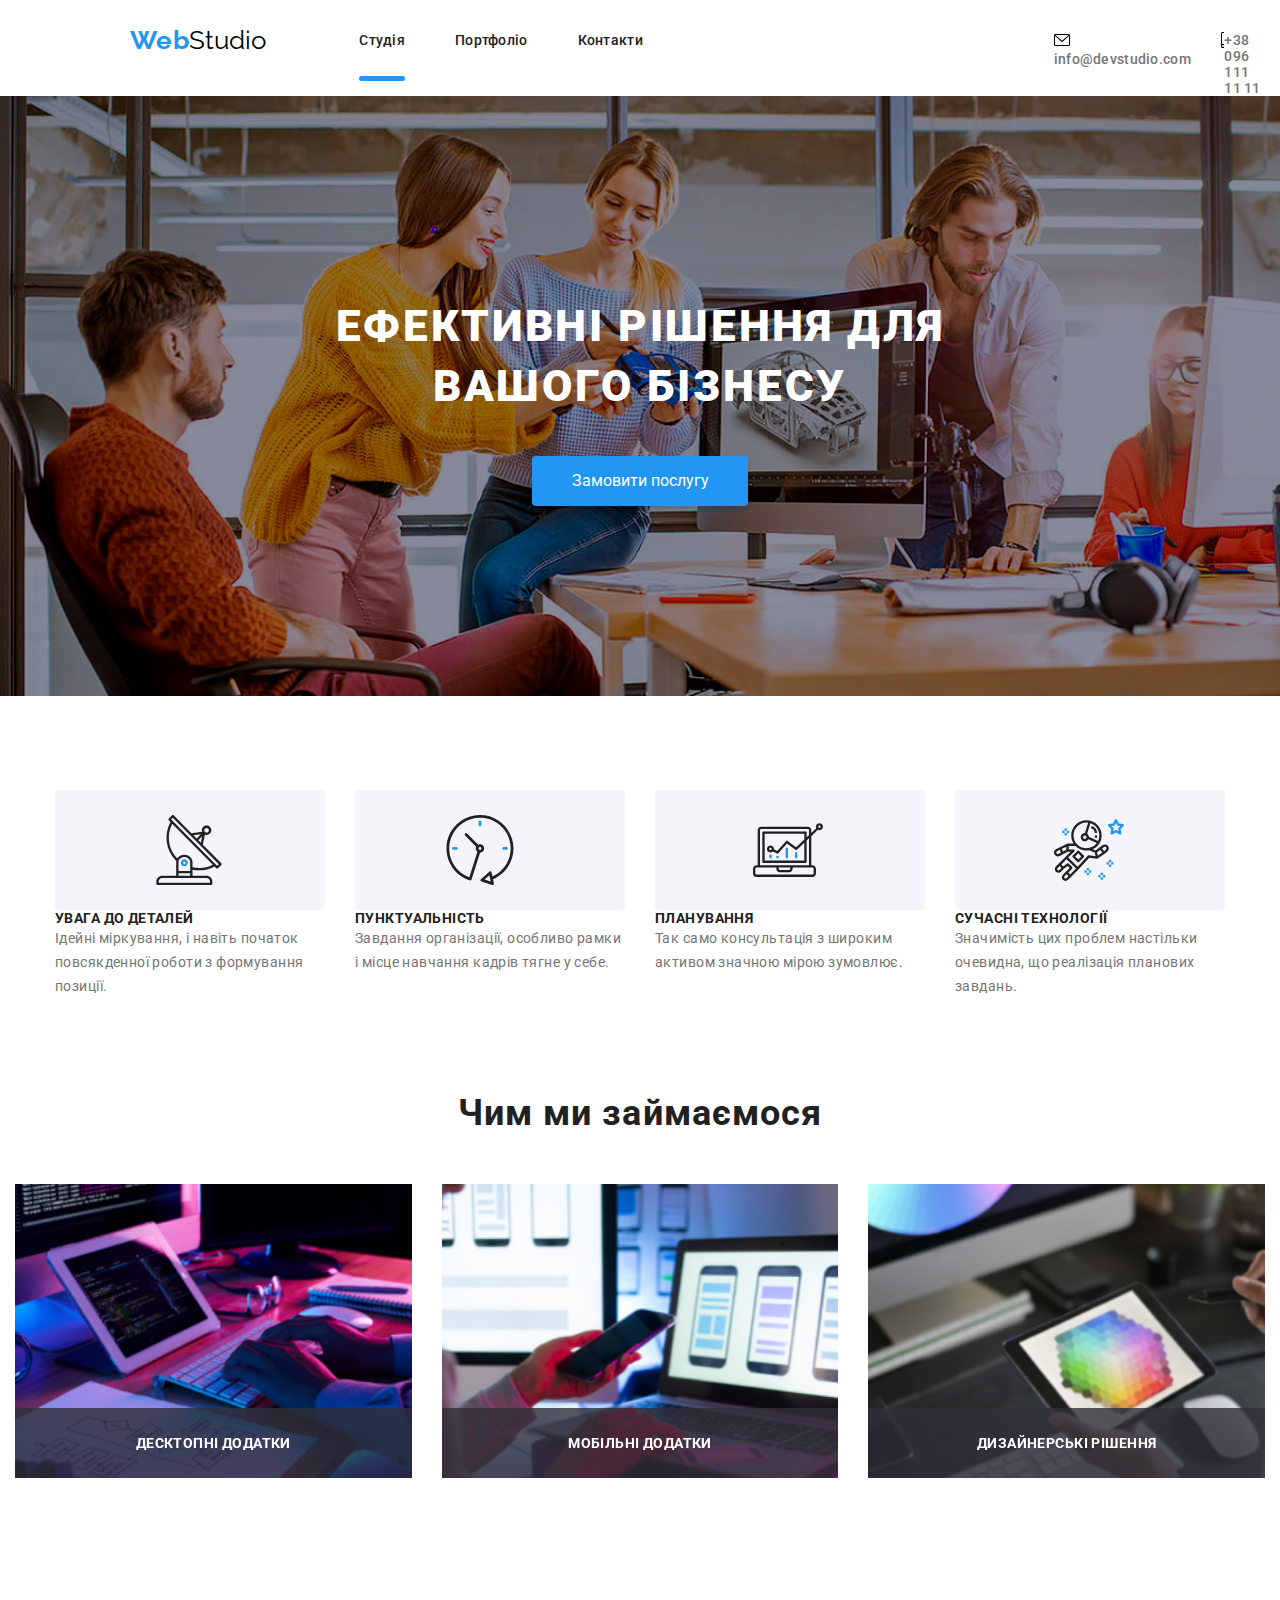
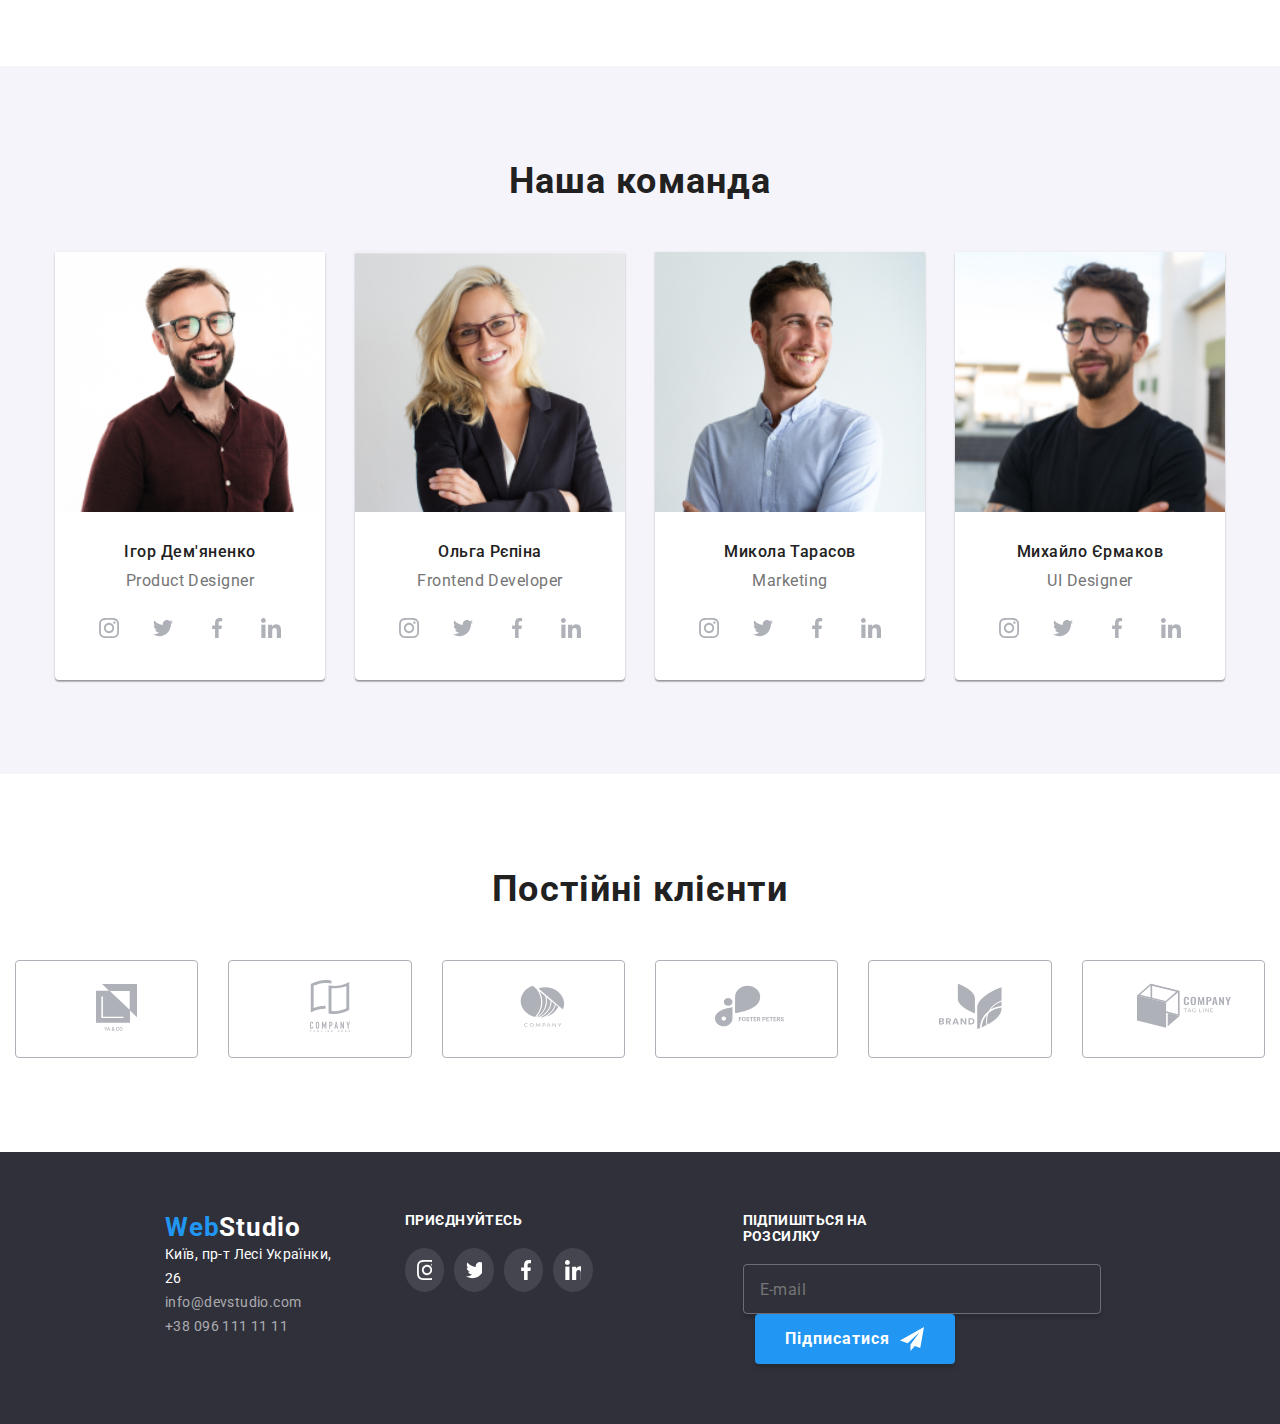
<file: index.html>
<!DOCTYPE html>
<html lang="uk">
<head>
    <meta charset="UTF-8">
    <meta name="viewport" content="width=device-width, initial-scale=1.0">
    <title>WebStudio</title>
    <link rel="stylesheet" href="./css/reset.css">
    <link rel="stylesheet" href="https://cdnjs.cloudflare.com/ajax/libs/modern-normalize/1.0.0/modern-normalize.min.css"/>
    <link rel="stylesheet" href="./css/styles.css">
    <link rel="preconnect" href="https://fonts.googleapis.com">
    <link rel="preconnect" href="https://fonts.gstatic.com" crossorigin>
    <link href="https://fonts.googleapis.com/css2?family=Raleway:wght@700&family=Roboto:wght@400;500;700;900&display=swap" rel="stylesheet">
</head>
<body>
  <header class="header-home">
    <div class="header-home-container container">
  <div class="header-home-logos">
       <a class="header-home-logo" href="/"><span class="header-home-span">Web</span>Studio</a>
  </div>
    <nav class="header-home-navigation">
    <ul class="header-home-list">
<li class="header-home-item">
  <a class="header-home-link active"  href="./index.html">Студія</a>
</li>
<li class="header-home-item">
  <a class="header-home-link"  href="./portfolio.html">Портфоліо</a>
</li>
<li class="header-home-item">
  <a class="header-home-link"  href="#">Контакти</a>
</li>
</ul>
</nav>
<ul class="header-home-information">
<li class="header-home-info-item">
  <a class="header-home-info" href="#" >
    <svg>
      <use href="./img/envelope.svg#logo-envelope"></use>
    </svg>
    info@devstudio.com</a>
</li>
<li class="header-home-info-item">
  <a class="header-home-info-number" href="tel:+380961111111">
    <svg>
      <use href="./img/smartphone.svg#logo-smartphone"></use>
    </svg>
    +38 096 111 11 11</a>
</li>
    </ul>
  </div>
  </header>
  <main class="page page-home">
    <section class="page-home-hero hero-home">
     <div class="hero-home-container container">
     <div class="hero-home-body">
        <h1 class="hero-home-title"><p class="hero-home-description-title">ЕФЕКТИВНІ РІШЕННЯ ДЛЯ
         <br>ВАШОГО БІЗНЕСУ</p>
        </h1>
      </div>
<div class="hero-home-block-button">
            <button class="hero-home-button" data-modal-open>Замовити послугу</button>
          </div>
            <div class="form-home-backdrop is-hidden" is-hidden data-modal>
            <div class="form-home-modal">
                <div class="form-home-header">
                  <button class="form-home-button-close" data-modal-close>
                    <svg width="18" height="18" viewBox="0 0 18 18" fill="none" xmlns="http://www.w3.org/2000/svg">
                      <path d="M15 5.10786L13.8921 4L9.5 8.39214L5.10786 4L4 5.10786L8.39214 9.5L4 13.8921L5.10786 15L9.5 10.6079L13.8921 15L15 13.8921L10.6079 9.5L15 5.10786Z" fill="#2196F3" />
                    </svg>
                </button>
                      <h5 class="form-home-title">Залиште свої дані, ми вам передзвонимо</h5>
                    </div>



                <form  class="form-home-form">
                  <ul class="modal-home-list">
                    <li class="modal-home-item name-item">
                      <h6 class="modal-home-title-sidebar ">Ім'я</h6>
                      <input type="text" class="modal-home-input-data name-img">
                    </li>
                    <li class="modal-home-item number-item">
                      <h6 class="modal-home-title-sidebar">Телефон</h6>
                      <input type="text" class="modal-home-input-data number-img">
                      
                    </li>
                    <li class="modal-home-item mail-item">
                      <h6 class="modal-home-title-sidebar ">Пошта</h6>
                      <input type="text" class="modal-home-input-data mail-img">
                    </li>
                    <li class="modal-home-item comment-item">
                      <h6 class="modal-home-title-sidebar ">Коментар</h6>
                      <input type="text" class="modal-home-input-comment" placeholder="Введіть текст">
                    </li>
                  </ul>
                  <div class="modal-home-block-sending">
                    <input type="checkbox" class="modal-home-check">
                    <h3 class="modal-home-title-agreement">Погоджуюся з розсилкою та приймаю <span><a class="modal-home-link" href="#">Умови договору</a></h3></span>
                    <button  class="modal-home-button">Відправити</button>								
                  </div>
                </form>


            </div>
        </div>
          </div>
        </section>
        <section class="page-home-advantages advantages-home">
          <div class="overlord-home-container container">
<ul class="advantages-home-list-text">
<li class="advantages-home-item-text">
  <h2 class="advantages-home-heading">УВАГА ДО ДЕТАЛЕЙ</h2>
 <p class="advantages-home-description">
  Ідейні міркування, і навіть початок<br>
  повсякденної роботи з формування <br>
  позиції.
</p>
</li>
  <li class="advantages-home-item-text">
    <h2 class="advantages-home-heading">ПУНКТУАЛЬНІСТЬ</h2>
  <p class="advantages-home-description">
    Завдання організації, особливо рамки<br>
     і місце навчання кадрів тягне у себе.
  </p>
  </li>
    <li class="advantages-home-item-text"> 
      <h2 class="advantages-home-heading">ПЛАНУВАННЯ</h2>
      <p class="advantages-home-description">
      Так само консультація з широким<br>
       активом значною мірою зумовлює.
    </p>
    </li>
      <li class="advantages-home-item-text">
        <h2 class="advantages-home-heading">СУЧАСНІ ТЕХНОЛОГІЇ</h2>
       <p class="advantages-home-description">
        Значимість цих проблем настільки<br>
       очевидна, що реалізація планових<br>
       завдань.
        </p>
        </li>
        </ul>
        </div>
        </section>
        <section class="page-home-overlord overlord-home">
          <div class="overlord-home-container container">
          <h2 class="overlord-home-title-h2">Чим ми займаємося</h2>
             <ul class="overlord-home-list">
                <li class="overlord-home-item">
                <img class="overlord-home-photo" src="./img/computer1.png" alt="computer" width="370" height="294"> 
                <div class="overlord-home-overlay">
                <p class="overlord-home-text">Десктопні додатки</p>
              </div>
              </li>
              <li class="overlord-home-item">
                 <img class="overlord-home-photo" src="./img/computer2.png" alt="comp" width="370" height="294">
                 <div class="overlord-home-overlay">
                 <p class="overlord-home-text">Мобільні додатки</p>
                </div>
                </li>
                 <li class="overlord-home-item">
               <img class="overlord-home-photo" src="./img/computer3.png" alt="comput" width="370" height="294">
               <div class="overlord-home-overlay">
               <p class="overlord-home-text">Дизайнерські рішення</p>
              </div>
              </li>
              </ul>
            </section>
<section class="page-home-hydra hydra-home">
  <div class="hydra-home-container container">
 <h2 class="hydra-home-title-team">Наша команда</h2>
<ul class="hydra-home-list">
    <li class="hydra-home-item">
      <img class="hydra-home-photo-team" src="./img/1gor.png" alt="Igor"width="270" height="260">
      <h4 class="hydra-home-title">Ігор Дем'яненко</h4>
    <h5 class="hydra-home-description">Product Designer</h5>
    <ul class="hydra-home-logo-list">
      <li class="hydra-home-logo-item">
        <a href="#" class="hydra-home-logo-link">
        <svg>
          <use href="./img/logo-instagram.svg#logo-instagram"></use>
        </svg>
      </a>
      </li>
      <li class="hydra-home-logo-item">
        <a href="" class="hydra-home-logo-link">
         <svg>
        <use href="./img/logo-twitter.svg#logo-twitter"></use>
      </svg>
        </a>
      </li>
      <li class="hydra-home-logo-item"> 
        <a href="" class="hydra-home-logo-link"><svg>
        <use href="./img/logo-facebook.svg#logo-facebook"></use>
      </svg>
    </a>
    </li>
      <li class="hydra-home-logo-item"> 
        <a href="" class="hydra-home-logo-link">
        <svg>
        <use href="./img/logo-linkedin.svg#logo-linkedin"></use>
      </svg>
        </a>
    </li>
    </ul>
    </li>
    <li class="hydra-home-item">
      <img class="hydra-home-photo-team" src="./img/2olga.png" alt="Olga"width="270" height="260">
      <h4 class="hydra-home-title">Ольга Рєпіна</h4>
    <h5 class="hydra-home-description">Frontend Developer</h5>
    <ul class="hydra-home-logo-list">
      <li class="hydra-home-logo-item">
        <a href="" class="hydra-home-logo-link">
        <svg>
          <use href="./img/logo-instagram.svg#logo-instagram"></use>
        </svg>
      </a>
      </li>
      <li class="hydra-home-logo-item">
        <a href="" class="hydra-home-logo-link">
         <svg>
        <use href="./img/logo-twitter.svg#logo-twitter"></use>
      </svg>
        </a>
      </li>
      <li class="hydra-home-logo-item"> 
        <a href="" class="hydra-home-logo-link"><svg>
        <use href="./img/logo-facebook.svg#logo-facebook"></use>
      </svg>
    </a>
    </li>
      <li class="hydra-home-logo-item"> 
        <a href="" class="hydra-home-logo-link">
        <svg>
        <use href="./img/logo-linkedin.svg#logo-linkedin"></use>
      </svg>
        </a>
    </li>
    </ul>
    </li>      
    <li class="hydra-home-item">
      <img class="hydra-home-photo-team" src="./img/3kola.png" alt="Mykola"width="270" height="260">
      <h4 class="hydra-home-title">Микола Тарасов</h4>
   <h5 class="hydra-home-description">Marketing</h5>
   <ul class="hydra-home-logo-list">
    <li class="hydra-home-logo-item">
      <a href="" class="hydra-home-logo-link">
      <svg>
        <use href="./img/logo-instagram.svg#logo-instagram"></use>
      </svg>
    </a>
    </li>
    <li class="hydra-home-logo-item">
      <a href="" class="hydra-home-logo-link">
       <svg>
      <use href="./img/logo-twitter.svg#logo-twitter"></use>
    </svg>
      </a>
    </li>
    <li class="hydra-home-logo-item"> 
      <a href="" class="hydra-home-logo-link"><svg>
      <use href="./img/logo-facebook.svg#logo-facebook"></use>
    </svg>
  </a>
  </li>
    <li class="hydra-home-logo-item"> 
      <a href="" class="hydra-home-logo-link">
      <svg>
      <use href="./img/logo-linkedin.svg#logo-linkedin"></use>
    </svg>
      </a>
  </li>
  </ul>
    </li>
    <li class="hydra-home-item">
      <img class="hydra-home-photo-team" src="./img/4misha.png" alt="Misha"width="270" height="260">
      <h4 class="hydra-home-title">Михайло Єрмаков</h4>
     <h5 class="hydra-home-description">UI Designer</h5>
     <ul class="hydra-home-logo-list">
      <li class="hydra-home-logo-item">
        <a href="" class="hydra-home-logo-link">
        <svg>
          <use href="./img/logo-instagram.svg#logo-instagram"></use>
        </svg>
      </a>
      </li>
      <li class="hydra-home-logo-item">
        <a href="" class="hydra-home-logo-link">
         <svg>
        <use href="./img/logo-twitter.svg#logo-twitter"></use>
      </svg>
        </a>
      </li>
      <li class="hydra-home-logo-item"> 
        <a href="" class="hydra-home-logo-link"><svg>
        <use href="./img/logo-facebook.svg#logo-facebook"></use>
      </svg>
    </a>
    </li>
      <li class="hydra-home-logo-item"> 
        <a href="" class="hydra-home-logo-link">
        <svg>
        <use href="./img/logo-linkedin.svg#logo-linkedin"></use>
      </svg>
        </a>
    </li>
    </ul>
    </li>
</ul>
</div>
      </section>
      <section class="page-home-miner miner-home">
        <div class="miner-home-container container">
          <p class="miner-home-text">Постійні клієнти</p>
          <ul class="miner-home-list">
                  <li class="miner-home-item">
                    <a href="https://www.youtube.com/" class="miner-home-link-photo">
                      <svg xmlns="http://www.w3.org/2000/svg" width="106" height="60" viewBox="0 0 106 60">
                        <path fill-rule="evenodd" clip-rule="evenodd" d="M38 7L45.0078 13.6341L32 13.6265V45.8137H66V33.507L73 40.1338V7H38ZM65.6924 32.7283L45.8226 13.918H65.6924V32.7283ZM59.5231 41.1055H37.3801V19.4579H38.9453V39.6397H59.5231V41.1055ZM42.6089 50.0991L41.791 51.7837L40.9731 50.0991H40.2871L41.481 52.3452V53.6538H42.1011V52.3452L43.2925 50.0991H42.6089ZM43.6367 53.6538L43.9248 52.8262H45.3018L45.5923 53.6538H46.2368L44.8916 50.0991H44.3374L42.9946 53.6538H43.6367ZM44.6133 50.8535L45.1284 52.3281H44.0981L44.6133 50.8535ZM47.8701 52.2427C47.7806 52.3794 47.7358 52.5299 47.7358 52.6943C47.7358 52.9938 47.8408 53.2371 48.0508 53.4243C48.2624 53.6099 48.5439 53.7026 48.8955 53.7026C49.2471 53.7026 49.5498 53.6074 49.8037 53.417L50.0039 53.6538H50.6924L50.1699 53.0361C50.375 52.7562 50.4775 52.3973 50.4775 51.9595H49.9624C49.9624 52.1987 49.9128 52.416 49.8135 52.6113L49.1274 51.8008L49.3691 51.625C49.54 51.5013 49.6629 51.3776 49.7378 51.2539C49.8127 51.1286 49.8501 50.9919 49.8501 50.8438C49.8501 50.6191 49.7671 50.4312 49.6011 50.2798C49.4367 50.1268 49.2251 50.0503 48.9663 50.0503C48.6798 50.0503 48.452 50.1317 48.2827 50.2944C48.1134 50.4556 48.0288 50.6753 48.0288 50.9536C48.0288 51.0675 48.0557 51.1855 48.1094 51.3076C48.1647 51.4297 48.2616 51.5778 48.3999 51.752C48.1362 51.9408 47.9596 52.1043 47.8701 52.2427ZM49.4741 53.0288C49.3 53.1623 49.1128 53.229 48.9126 53.229C48.7352 53.229 48.5936 53.1777 48.4878 53.0752C48.382 52.9727 48.3291 52.8392 48.3291 52.6748C48.3291 52.4844 48.4268 52.3151 48.6221 52.167L48.6978 52.1133L49.4741 53.0288ZM48.8369 51.4541C48.6693 51.2474 48.5854 51.0757 48.5854 50.939C48.5854 50.8201 48.6196 50.7217 48.688 50.6436C48.7563 50.5654 48.8483 50.5264 48.9639 50.5264C49.0713 50.5264 49.16 50.5597 49.23 50.6265C49.3 50.6916 49.335 50.7705 49.335 50.8633C49.335 51.0033 49.2845 51.118 49.1836 51.2075L49.1079 51.2686L48.8369 51.4541ZM54.623 53.3853C54.8672 53.172 55.0072 52.8758 55.043 52.4966H54.4277C54.3952 52.7505 54.3179 52.932 54.1958 53.041C54.0737 53.1501 53.8914 53.2046 53.6489 53.2046C53.3836 53.2046 53.1818 53.1037 53.0435 52.9019C52.9067 52.7 52.8384 52.4071 52.8384 52.0229V51.708C52.8416 51.3288 52.9149 51.0415 53.0581 50.8462C53.203 50.6493 53.4097 50.5508 53.6782 50.5508C53.9093 50.5508 54.0843 50.6077 54.2031 50.7217C54.3236 50.834 54.3984 51.0179 54.4277 51.2734H55.043C55.0039 50.8844 54.8647 50.5833 54.6255 50.3701C54.3862 50.1569 54.0705 50.0503 53.6782 50.0503C53.3869 50.0503 53.1297 50.1195 52.9067 50.2578C52.6854 50.3962 52.5153 50.5931 52.3965 50.8486C52.2777 51.1042 52.2183 51.3996 52.2183 51.7349V52.0669C52.2231 52.394 52.2842 52.6813 52.4014 52.9287C52.5186 53.1761 52.6846 53.3674 52.8994 53.5024C53.1159 53.6359 53.3657 53.7026 53.6489 53.7026C54.0542 53.7026 54.3789 53.5968 54.623 53.3853ZM58.2534 52.8872C58.3739 52.6235 58.4341 52.3175 58.4341 51.9692V51.7715C58.4325 51.4248 58.3706 51.1213 58.2485 50.8608C58.1265 50.5988 57.9531 50.3986 57.7285 50.2603C57.5055 50.1203 57.2492 50.0503 56.9595 50.0503C56.6698 50.0503 56.4126 50.1211 56.188 50.2627C55.965 50.4027 55.7917 50.6053 55.668 50.8706C55.5459 51.1359 55.4849 51.4419 55.4849 51.7886V51.9888C55.4865 52.3289 55.5483 52.6292 55.6704 52.8896C55.7941 53.1501 55.9683 53.3511 56.1929 53.4927C56.4191 53.6326 56.6763 53.7026 56.9644 53.7026C57.2557 53.7026 57.5129 53.6326 57.7358 53.4927C57.9604 53.3511 58.133 53.1493 58.2534 52.8872ZM57.5918 50.8779C57.7415 51.0879 57.8164 51.3898 57.8164 51.7837V51.9692C57.8164 52.3696 57.7423 52.674 57.5942 52.8823C57.4478 53.0907 57.2378 53.1948 56.9644 53.1948C56.6942 53.1948 56.4826 53.0882 56.3296 52.875C56.1782 52.6618 56.1025 52.3599 56.1025 51.9692V51.7642C56.1058 51.3817 56.1823 51.0863 56.332 50.8779C56.4834 50.668 56.6925 50.563 56.9595 50.563C57.2329 50.563 57.4437 50.668 57.5918 50.8779Z" fill="inherit"/>
                      </svg>
                </a>
                  </li>
                          <li class="miner-home-item">
                            <a href="https://www.youtube.com/" class="miner-home-link-photo">
                              <svg xmlns="http://www.w3.org/2000/svg" width="106" height="60" viewBox="0 0 106 60" >
                                <path fill-rule="evenodd" clip-rule="evenodd" d="M50.1136 5.93452H49.977C49.7671 5.92181 49.5571 5.91672 49.3471 5.91163H49.3471H49.3269H48.8918C48.4946 5.91163 48.0898 5.92181 47.6876 5.94215C47.6573 5.93994 47.6269 5.93994 47.5966 5.94215C43.9522 6.14863 40.3817 7.05951 37.0805 8.62492L36.6479 8.83344V30.9746L37.6598 30.6313C38.5477 30.3261 39.4938 30.0515 40.4728 29.7972C43.1193 29.1178 45.8367 28.7567 48.568 28.7216V31.6306C48.2062 31.6332 47.8546 31.6434 47.503 31.6612H47.4195C45.3175 31.7765 43.2317 32.0967 41.1913 32.6173C38.6072 33.2643 36.1143 34.2357 33.7716 35.5086V7.11189C36.2047 5.69275 38.8253 4.62687 41.5556 3.94596C43.9527 3.32705 46.4169 3.00931 48.8918 3H49.3193C49.8303 3.01271 50.3287 3.0356 50.7967 3.0712C52.0297 3.15778 53.2528 3.35263 54.4521 3.65353V6.51685C53.2874 6.24551 52.1032 6.06695 50.9105 5.98284C50.8863 5.98079 50.8621 5.97872 50.8379 5.97666C50.5911 5.95561 50.344 5.93452 50.1136 5.93452ZM55.1528 8.86138C55.7877 8.9097 56.4455 8.93259 57.1108 8.93259C59.7125 8.92307 62.3031 8.59083 64.8239 7.94339C67.4068 7.29396 69.8986 6.32178 72.2411 5.04956V32.9402C69.8067 34.3585 67.1853 35.4243 64.4546 36.1061C62.0571 36.7227 59.5931 37.0395 57.1184 37.0496C55.2433 37.0647 53.3737 36.8443 51.553 36.3935V8.32229C51.983 8.42146 52.4257 8.51301 52.876 8.58929C53.6147 8.7139 54.3939 8.80544 55.1528 8.86138ZM69.3471 9.07753L68.3352 9.41828C67.4042 9.73106 66.4657 10.0108 65.5221 10.26C62.7749 10.966 59.9514 11.3281 57.1158 11.3382C56.4556 11.3382 55.8485 11.3204 55.2616 11.2822L54.4546 11.2288V31.3178V34.0057L55.1477 34.0667C55.7903 34.1227 56.4531 34.1506 57.1209 34.1506C59.3544 34.1412 61.5781 33.8533 63.7412 33.2937C65.5223 32.8469 67.2552 32.2243 68.9145 31.4348L69.3471 31.2263V9.07753Z" fill="inherit"/>
                                <path d="M35.7371 45.2123C35.5917 45.0614 35.4163 44.9429 35.2224 44.8645C35.0284 44.7861 34.8203 44.7495 34.6114 44.7571C34.3888 44.7541 34.1678 44.7956 33.9613 44.8791C33.7719 44.9546 33.5998 45.0679 33.4553 45.2123C33.3125 45.3571 33.2013 45.5303 33.129 45.7208C33.0497 45.9205 33.0101 46.1339 33.0126 46.3489V50.143C33.0036 50.4103 33.0546 50.6763 33.1619 50.9211C33.2514 51.1155 33.3807 51.2888 33.5413 51.4297C33.693 51.5573 33.871 51.6494 34.0625 51.6992C34.2469 51.7511 34.4376 51.7776 34.6291 51.7781C34.8404 51.7802 35.0495 51.735 35.2413 51.6458C35.4309 51.5629 35.6028 51.4437 35.7473 51.2949C35.8881 51.1475 36.0005 50.975 36.0786 50.7863C36.1597 50.595 36.201 50.3891 36.2001 50.1811V49.7564H35.2084V50.0947C35.2114 50.2101 35.1916 50.3251 35.1502 50.4329C35.1179 50.5136 35.0688 50.5865 35.006 50.6465C34.9446 50.6961 34.8742 50.7332 34.7986 50.7558C34.7316 50.7781 34.6617 50.7901 34.5912 50.7914C34.5026 50.8017 34.413 50.7883 34.3312 50.7526C34.2495 50.7169 34.1786 50.6601 34.1257 50.588C34.0322 50.4355 33.9864 50.2583 33.9942 50.0794V46.5422C33.988 46.3461 34.0297 46.1514 34.1156 45.9751C34.1671 45.8951 34.2399 45.8311 34.3258 45.7907C34.4117 45.7502 34.5071 45.7348 34.6013 45.7463C34.6868 45.7432 34.7717 45.7611 34.8488 45.7983C34.9259 45.8355 34.9929 45.8909 35.044 45.9599C35.155 46.1056 35.213 46.285 35.2084 46.4685V46.7965H36.19V46.41C36.1919 46.183 36.1507 45.9577 36.0685 45.7463C35.9953 45.5475 35.8825 45.3658 35.7371 45.2123Z" fill="inherit"/>
                                <path d="M41.6289 45.169C41.3127 44.902 40.9136 44.7545 40.5007 44.752C40.2987 44.7528 40.0984 44.7889 39.9087 44.8588C39.7161 44.9278 39.5384 45.0331 39.3851 45.169C39.2208 45.3167 39.0897 45.4978 39.0005 45.7005C38.9006 45.9322 38.8515 46.1828 38.8563 46.4354V50.0743C38.8495 50.3302 38.8987 50.5846 39.0005 50.8193C39.0903 51.015 39.2215 51.1886 39.3851 51.3279C39.5367 51.4687 39.7147 51.5776 39.9087 51.6483C40.0984 51.7181 40.2987 51.7543 40.5007 51.7551C40.7027 51.7547 40.9031 51.7186 41.0926 51.6483C41.29 51.5766 41.4719 51.4679 41.6289 51.3279C41.7871 51.186 41.9145 51.0129 42.0033 50.8193C42.1051 50.5846 42.1544 50.3302 42.1475 50.0743V46.4354C42.1524 46.1828 42.1032 45.9322 42.0033 45.7005C41.9151 45.5 41.7878 45.3193 41.6289 45.169ZM41.166 50.0743C41.1743 50.1713 41.1609 50.2689 41.1268 50.36C41.0926 50.4511 41.0386 50.5333 40.9687 50.6007C40.8377 50.7105 40.6725 50.7707 40.5019 50.7707C40.3313 50.7707 40.1662 50.7105 40.0352 50.6007C39.9652 50.5333 39.9112 50.4511 39.8771 50.36C39.8429 50.2689 39.8295 50.1713 39.8379 50.0743V46.4354C39.8295 46.3384 39.8429 46.2407 39.8771 46.1496C39.9112 46.0585 39.9652 45.9763 40.0352 45.909C40.1662 45.7991 40.3313 45.739 40.5019 45.739C40.6725 45.739 40.8377 45.7991 40.9687 45.909C41.0386 45.9763 41.0926 46.0585 41.1268 46.1496C41.1609 46.2407 41.1743 46.3384 41.166 46.4354V50.0743Z" fill="inherit"/>
                                <path d="M49.3673 51.6993V44.8105H48.4136L47.1614 48.4571H47.1437L45.8813 44.8105H44.9377V51.6993H45.9218V47.5086H45.9395L46.9033 50.4711H47.3941L48.3655 47.5086H48.3832V51.6993H49.3673Z" fill="inherit"/>
                                <path d="M54.9581 45.2935C54.8065 45.1236 54.6153 44.9942 54.4015 44.9172C54.1712 44.8423 53.9302 44.8062 53.6881 44.8104H52.226V51.6991H53.2075V49.0087H53.7134C54.0197 49.0227 54.3244 48.9579 54.5988 48.8206C54.822 48.6967 55.0081 48.5149 55.1377 48.2942C55.2512 48.111 55.3277 47.907 55.3628 47.6941C55.4014 47.4348 55.4192 47.1729 55.4159 46.9108C55.4255 46.58 55.3932 46.2494 55.3198 45.9267C55.2543 45.6884 55.1299 45.4705 54.9581 45.2935ZM54.4521 47.394C54.4479 47.5187 54.4168 47.641 54.361 47.7525C54.3049 47.8585 54.2162 47.9432 54.1081 47.9941C53.9627 48.0591 53.8041 48.0888 53.6451 48.0806H53.1974V45.7386H53.7033C53.8557 45.7311 54.0075 45.7607 54.146 45.825C54.2475 45.8832 54.3281 45.9723 54.3762 46.0793C54.4299 46.2003 54.4591 46.3308 54.4622 46.4633C54.4622 46.6082 54.4622 46.7608 54.4622 46.921C54.4622 47.0812 54.4723 47.2465 54.4622 47.394H54.4521Z" fill="inherit"/>
                                <path d="M59.6077 44.8105H58.8032L57.2854 51.6993H58.2669L58.5553 50.2193H59.8935L60.1819 51.6993H61.1635L59.6077 44.8105ZM58.702 49.281L59.1852 46.7838H59.2029L59.6836 49.281H58.702Z" fill="inherit"/>
                                <path d="M65.9497 48.9606H65.932L64.4496 44.8105H63.506V51.6993H64.4875V47.5569H64.5078L66.0079 51.6993H66.9312V44.8105H65.9497V48.9606Z" fill="inherit"/>
                                <path d="M71.9476 44.8105L71.1583 47.5493H71.1381L70.3488 44.8105H69.3091L70.6574 48.7877V51.6993H71.639V48.7877L72.9873 44.8105H71.9476Z" fill="inherit"/>
                                <path d="M33 53.6444H33.4731V54.9718H33.7943V53.6444H34.2649V53.3723H33V53.6444Z" fill="inherit"/>
                                <path d="M36.9767 53.3723L36.3569 54.9718H36.6984L36.83 54.6082H37.4675L37.6041 54.9718H37.9532L37.3182 53.3723H36.9767ZM36.9261 54.3386L37.1437 53.7461L37.3612 54.3386H36.9261Z" fill="inherit"/>
                                <path d="M40.9079 54.3821H41.2773V54.5881C41.1694 54.6746 41.0358 54.722 40.8978 54.7229C40.8333 54.7265 40.7689 54.7145 40.7099 54.688C40.6509 54.6614 40.5991 54.6211 40.5588 54.5703C40.474 54.4485 40.4322 54.3017 40.4399 54.1533C40.4399 53.7973 40.5942 53.6193 40.9003 53.6193C40.9809 53.6112 41.0617 53.6325 41.128 53.6791C41.1944 53.7257 41.2419 53.7947 41.2621 53.8735L41.5783 53.8125C41.51 53.4997 41.2849 53.3421 40.9003 53.3421C40.6947 53.3366 40.4947 53.4103 40.3413 53.5481C40.2607 53.6276 40.1983 53.7239 40.1586 53.8302C40.1188 53.9365 40.1026 54.0502 40.1111 54.1634C40.1017 54.3823 40.1749 54.5966 40.316 54.7636C40.3943 54.8444 40.4892 54.9071 40.594 54.9475C40.6988 54.9879 40.8111 55.0049 40.9231 54.9975C41.1734 55.0045 41.4165 54.9133 41.6011 54.7432V54.1126H40.9079V54.3821Z" fill="inherit"/>
                                <path d="M44.9226 53.3723H44.5988V54.9718H45.7194V54.6997H44.9226V53.3723Z" fill="inherit"/>
                                <path d="M48.3175 53.3723H47.9937V54.9718H48.3175V53.3723Z" fill="inherit"/>
                                <path d="M51.6365 54.4403L50.9813 53.3723H50.6676V54.9718H50.9686V53.9267L51.6112 54.9718H51.9325V53.3723H51.6365V54.4403Z" fill="inherit"/>
                                <path d="M54.6368 54.2674H55.4337V53.9953H54.6368V53.6444H55.4944V53.3723H54.313V54.9718H55.5273V54.6997H54.6368V54.2674Z" fill="inherit"/>
                                <path d="M61.9122 54.003H61.2823V53.3723H60.9611V54.9718H61.2823V54.2725H61.9122V54.9718H62.2335V53.3723H61.9122V54.003Z" fill="inherit"/>
                                <path d="M64.9302 54.2674H65.7296V53.9953H64.9302V53.6444H65.7903V53.3723H64.6089V54.9718H65.8206V54.6997H64.9302V54.2674Z" fill="inherit"/>
                                <path d="M69.0233 54.2674C69.3015 54.2241 69.4432 54.0766 69.4432 53.8224C69.4513 53.7543 69.441 53.6854 69.4134 53.6227C69.3858 53.5601 69.3419 53.5061 69.2863 53.4663C69.1415 53.3936 68.9799 53.3611 68.8183 53.3723H68.1404V54.9717H68.4617V54.303H68.5249C68.5934 54.2987 68.6619 54.3109 68.7247 54.3386C68.7717 54.3675 68.8108 54.4077 68.8386 54.4555L69.1877 54.9641H69.5722L69.3774 54.6513C69.2913 54.4969 69.1699 54.3653 69.0233 54.2674ZM68.6994 54.0461H68.4617V53.6444H68.7146C68.8248 53.6354 68.9357 53.6484 69.041 53.6825C69.0644 53.7031 69.0828 53.7288 69.095 53.7576C69.1072 53.7865 69.1127 53.8176 69.1113 53.8489C69.1098 53.8802 69.1014 53.9107 69.0866 53.9382C69.0718 53.9658 69.051 53.9896 69.0258 54.008C68.9202 54.0404 68.8096 54.0533 68.6994 54.0461Z" fill="inherit"/>
                                <path d="M72.1096 54.2674H72.9064V53.9953H72.1096V53.6444H72.9697V53.3723H71.7858V54.9718H73V54.6997H72.1096V54.2674Z" fill="inherit"/>
                              </svg>
                            </a>
                          </li>
            <li class="miner-home-item">
              <a href="https://www.youtube.com/" class="miner-home-link-photo">
                <svg xmlns="http://www.w3.org/2000/svg" width="106" height="60" viewBox="0 0 106 60">
                  <path d="M36.4062 49.1013C36.4221 49.1017 36.4378 49.1048 36.4523 49.1105C36.4668 49.1162 36.4799 49.1244 36.4907 49.1345L36.7088 49.343C36.5395 49.5117 36.3303 49.6467 36.0954 49.7386C35.8203 49.839 35.5238 49.8874 35.2256 49.8808C34.9454 49.8858 34.667 49.8406 34.4077 49.7481C34.1738 49.6631 33.9637 49.5355 33.7915 49.3738C33.6158 49.2061 33.4804 49.0095 33.3934 48.7957C33.2981 48.5573 33.2511 48.3064 33.2544 48.0541C33.2505 47.8002 33.3014 47.5478 33.4043 47.3102C33.4996 47.095 33.6433 46.8984 33.8269 46.7321C34.0131 46.5689 34.2358 46.4407 34.4813 46.3554C34.7498 46.2649 35.0358 46.2199 35.3238 46.2227C35.5913 46.217 35.8574 46.2581 36.1063 46.3435C36.3222 46.4249 36.5205 46.5379 36.6925 46.6776L36.5098 46.9003C36.4972 46.916 36.4815 46.9296 36.4634 46.9406C36.4419 46.9534 36.4158 46.9593 36.3898 46.9571C36.3615 46.9554 36.3343 46.9473 36.3108 46.9335L36.2126 46.8742L36.0763 46.7984C36.0174 46.7703 35.9564 46.7457 35.8936 46.725C35.8127 46.6998 35.7298 46.68 35.6455 46.6657C35.5385 46.6486 35.4298 46.6407 35.3211 46.642C35.1137 46.6398 34.9079 46.6736 34.7158 46.7415C34.5366 46.8045 34.3749 46.8998 34.2414 47.0211C34.1054 47.1502 34.0007 47.3016 33.9333 47.4665C33.8565 47.6551 33.8186 47.8541 33.8215 48.0541C33.8182 48.2573 33.8561 48.4594 33.9333 48.6511C33.9998 48.8146 34.1026 48.9652 34.2359 49.0942C34.3608 49.2145 34.5156 49.3085 34.6885 49.369C34.8665 49.4331 35.0575 49.4654 35.2502 49.4638C35.3614 49.4653 35.4727 49.4589 35.5828 49.4448C35.7626 49.4258 35.935 49.3715 36.0872 49.2861C36.1635 49.2424 36.2355 49.1932 36.3026 49.1392C36.3306 49.116 36.3675 49.1025 36.4062 49.1013Z" fill="inherit"/>
                  <path d="M42.7043 48.0537C42.7077 48.3051 42.6578 48.5548 42.5571 48.7905C42.4682 49.0042 42.3283 49.1992 42.1464 49.3625C41.9645 49.5259 41.7449 49.6539 41.502 49.7381C40.9682 49.915 40.3781 49.915 39.8443 49.7381C39.6029 49.6526 39.3847 49.5243 39.2036 49.3614C39.0218 49.1951 38.8808 48.9984 38.7891 48.7834C38.5927 48.3062 38.5927 47.7846 38.7891 47.3074C38.8822 47.0922 39.023 46.895 39.2036 46.727C39.3862 46.5693 39.6043 46.4459 39.8443 46.3646C40.3774 46.1845 40.9688 46.1845 41.502 46.3646C41.7442 46.45 41.9633 46.5783 42.1454 46.7412C42.3249 46.9059 42.4648 47.1 42.5571 47.3122C42.6581 47.5494 42.708 47.8008 42.7043 48.0537ZM42.1318 48.0537C42.1361 47.8526 42.101 47.6523 42.0282 47.4614C41.9671 47.2979 41.8677 47.1471 41.7364 47.0184C41.6086 46.8967 41.4512 46.8012 41.2757 46.7389C40.8878 46.6093 40.4584 46.6093 40.0706 46.7389C39.895 46.8012 39.7376 46.8967 39.6098 47.0184C39.4767 47.1463 39.3763 47.2973 39.3154 47.4614C39.1766 47.8471 39.1766 48.2603 39.3154 48.646C39.3769 48.8098 39.4772 48.9607 39.6098 49.089C39.7378 49.2099 39.8952 49.3046 40.0706 49.3661C40.4591 49.4924 40.8871 49.4924 41.2757 49.3661C41.451 49.3046 41.6084 49.2099 41.7364 49.089C41.8672 48.96 41.9664 48.8093 42.0282 48.646C42.1013 48.4551 42.1364 48.2548 42.1318 48.0537Z" fill="inherit"/>
                  <path d="M47.0013 48.6748L47.0585 48.8075C47.0803 48.7601 47.0994 48.7175 47.1212 48.6748C47.142 48.6303 47.1657 48.5868 47.1921 48.5445L48.5853 46.344C48.6126 46.3061 48.6371 46.2824 48.6644 46.2753C48.7015 46.2655 48.7402 46.2615 48.7789 46.2634H49.1906V49.8426H48.7026V47.2109C48.7026 47.1778 48.7026 47.1399 48.7026 47.0996C48.6999 47.0586 48.6999 47.0175 48.7026 46.9764L47.3012 49.2078C47.2834 49.2412 47.2549 49.2695 47.2191 49.2892C47.1833 49.309 47.1418 49.3194 47.0994 49.3191H47.0203C46.9779 49.3196 46.9362 49.3094 46.9003 49.2896C46.8645 49.2698 46.8361 49.2414 46.8186 49.2078L45.3763 46.9622C45.3763 47.0049 45.3763 47.0475 45.3763 47.0901C45.3763 47.1328 45.3763 47.1707 45.3763 47.2038V49.8355H44.9046V46.2634H45.3163C45.355 46.2615 45.3937 46.2655 45.4308 46.2753C45.4646 46.2898 45.4916 46.3141 45.5072 46.344L46.9304 48.5469C46.9583 48.5876 46.9821 48.6304 47.0013 48.6748Z" fill="inherit"/>
                  <path d="M52.2443 48.497V49.8377H51.699V46.2633H52.915C53.1445 46.2595 53.3734 46.2858 53.5939 46.3415C53.7704 46.3849 53.934 46.4609 54.0738 46.5641C54.1949 46.6609 54.2882 46.781 54.3464 46.9147C54.4108 47.0605 54.4422 47.2157 54.4391 47.3719C54.4415 47.5286 54.4072 47.6841 54.3382 47.829C54.2727 47.9661 54.172 48.0885 54.0438 48.1867C53.9039 48.2943 53.7394 48.375 53.5612 48.4236C53.3489 48.4825 53.1269 48.5105 52.9041 48.5065L52.2443 48.497ZM52.2443 48.1133H52.9041C53.0474 48.1149 53.1901 48.0965 53.3267 48.0588C53.4394 48.0258 53.5432 47.9735 53.6321 47.9048C53.714 47.8393 53.7774 47.7582 53.8175 47.6679C53.8621 47.5724 53.8843 47.4702 53.8829 47.3671C53.8893 47.2678 53.8706 47.1684 53.8282 47.0759C53.7858 46.9835 53.7208 46.9002 53.6375 46.8318C53.4292 46.6905 53.1676 46.622 52.9041 46.6399H52.2443V48.1133Z" fill="inherit"/>
                  <path d="M59.5731 49.8425H59.1423C59.0991 49.844 59.0566 49.8322 59.0223 49.8093C58.9914 49.787 58.9671 49.7586 58.9514 49.7264L58.5806 48.8617H56.7184L56.334 49.7264C56.3199 49.758 56.2964 49.7858 56.2658 49.807C56.2312 49.8312 56.1876 49.8438 56.1432 49.8425H55.7124L57.3483 46.2629H57.9154L59.5731 49.8425ZM56.8738 48.5135H58.4116L57.7627 47.0566C57.7131 46.947 57.6721 46.8346 57.64 46.7202L57.5773 46.9073C57.5582 46.9642 57.5364 47.0163 57.5173 47.0589L56.8738 48.5135Z" fill="inherit"/>
                  <path d="M61.9288 46.2796C61.9614 46.2951 61.9894 46.317 62.0105 46.3436L64.3962 49.0418C64.3962 48.9992 64.3962 48.9565 64.3962 48.9163C64.3962 48.876 64.3962 48.8357 64.3962 48.7978V46.263H64.8842V49.8425H64.6116C64.5729 49.8436 64.5345 49.8362 64.4998 49.8212C64.4661 49.8041 64.4365 49.7816 64.4126 49.7549L62.0296 47.059C62.0323 47.1 62.0323 47.1411 62.0296 47.1822C62.0296 47.2224 62.0296 47.258 62.0296 47.2912V49.8425H61.5416V46.263H61.8306C61.8643 46.2622 61.8978 46.2679 61.9288 46.2796Z" fill="inherit"/>
                  <path d="M68.9031 48.4188V49.8402H68.3578V48.4188L66.85 46.2631H67.338C67.3801 46.2609 67.4217 46.2718 67.4553 46.2938C67.485 46.3168 67.5099 46.3441 67.5289 46.3744L68.4723 47.765C68.5104 47.8242 68.5432 47.8787 68.5704 47.9308C68.5977 47.9829 68.6195 48.0327 68.6386 48.0824L68.7095 47.9284C68.7359 47.8721 68.7669 47.8175 68.8022 47.765L69.7319 46.3649C69.7515 46.337 69.7753 46.3115 69.8028 46.2891C69.8351 46.2646 69.8771 46.2518 69.92 46.2536H70.4135L68.9031 48.4188Z" fill="inherit"/>
                  <path d="M46.7314 40.256C46.9686 40.2821 47.2085 40.3034 47.4511 40.3223C51.13 38.8925 54.2421 36.5522 56.3986 33.5941C58.5551 30.6359 59.6602 27.1911 59.5758 23.6903L55.5215 20.1677C56.3459 23.895 55.9603 27.7481 54.4079 31.2958C52.8555 34.8435 50.1975 37.946 46.7314 40.256Z" fill="inherit"/>
                  <path d="M45.2836 40.0922L45.3927 40.1111C49.0966 37.8093 51.9204 34.5949 53.4992 30.8837C55.0779 27.1726 55.3388 23.1352 54.2482 19.2938L48.4736 14.2766C50.8093 18.4006 51.7494 23.016 51.1847 27.586C50.62 32.1561 48.5736 36.4929 45.2836 40.0922Z" fill="inherit"/>
                  <path d="M64.8679 27.8267C63.8868 31.6732 61.504 35.1424 58.0735 37.719C57.0716 38.4756 55.9909 39.1497 54.8453 39.7325C57.6388 39.0191 60.2064 37.7579 62.3502 36.0461C64.4939 34.3342 66.1566 32.2175 67.2099 29.8591L64.8679 27.8267Z" fill="inherit"/>
                  <path d="M63.949 27.2602L60.6146 24.363C60.5508 27.6661 59.47 30.8941 57.4845 33.7115C55.499 36.5289 52.6813 38.8328 49.3242 40.3838H49.3406C50.0887 40.3836 50.8362 40.3448 51.579 40.2678C54.7164 39.1552 57.488 37.385 59.6464 35.1153C61.8049 32.8456 63.283 30.147 63.949 27.2602Z" fill="inherit"/>
                  <path d="M45.7662 12.1609L41.7883 8.69995C38.2322 9.89391 35.1737 11.9928 33.0133 14.722C30.8529 17.4512 29.6911 20.6835 29.68 23.9959V23.9959C29.6933 27.656 31.1112 31.2077 33.7092 34.0888C36.3072 36.9699 39.937 39.016 44.024 39.903C47.6724 36.041 49.8085 31.2687 50.1218 26.2798C50.4351 21.2908 48.9094 16.3449 45.7662 12.1609Z" fill="inherit"/>
                  <path d="M73.14 26.7272C73.1256 22.3847 71.1338 18.2237 67.5996 15.1531C64.0655 12.0824 59.2763 10.3519 54.2783 10.3394C51.9687 10.3373 49.6788 10.7076 47.5248 11.4314L71.8804 32.5925C72.7143 30.722 73.1414 28.7332 73.14 26.7272Z" fill="inherit"/>
                </svg>
              </a>
            </li>
                      <li class="miner-home-item">
                        <a href="https://www.youtube.com/" class="miner-home-link-photo">
                            <svg width="106" height="60" viewBox="0 0 106 60"  xmlns="http://www.w3.org/2000/svg">
                              <path d="M24.1462 21.1028H24.1433C21.7453 21.1028 19.8013 22.8304 19.8013 24.9615V24.964C19.8013 27.0951 21.7453 28.8227 24.1433 28.8227H24.1462C26.5442 28.8227 28.4882 27.0951 28.4882 24.964V24.9615C28.4882 22.8304 26.5442 21.1028 24.1462 21.1028Z" fill="inherit"/>
                              <path d="M56.195 19.8693C56.1882 16.9093 54.8623 14.0722 52.5074 11.979C50.1525 9.88568 46.9605 8.70667 43.6298 8.69995V8.69995C40.2981 8.70533 37.1045 9.88374 34.7484 11.9772C32.3923 14.0706 31.0656 16.9084 31.0587 19.8693V36.1921C31.0587 36.1921 56.1922 33.7044 56.195 19.8718V19.8693Z" fill="inherit"/>
                              <path d="M11 41.5495C11.0061 43.6091 11.9292 45.5828 13.5676 47.0394C15.2061 48.496 17.4267 49.317 19.7442 49.3231C22.0612 49.317 24.2814 48.4963 25.9198 47.0403C27.5581 45.5843 28.4816 43.6112 28.4884 41.552V30.1943C28.4884 30.1943 11 31.9266 11 41.5495ZM19.7442 43.5844C19.2913 43.5844 18.8486 43.4651 18.4721 43.2415C18.0955 43.0179 17.802 42.7001 17.6287 42.3282C17.4554 41.9564 17.41 41.5472 17.4984 41.1525C17.5867 40.7577 17.8048 40.3951 18.1251 40.1105C18.4453 39.8259 18.8533 39.6321 19.2975 39.5536C19.7417 39.4751 20.2021 39.5154 20.6205 39.6694C21.0389 39.8234 21.3965 40.0843 21.6481 40.4189C21.8997 40.7535 22.034 41.147 22.034 41.5495C22.0351 41.8173 21.9767 42.0828 21.8622 42.3306C21.7476 42.5783 21.5791 42.8036 21.3664 42.9933C21.1536 43.1831 20.9008 43.3337 20.6225 43.4364C20.3441 43.5392 20.0456 43.5921 19.7442 43.5921V43.5844Z" fill="inherit"/>
                              <path d="M35.7302 39.9412V44.2068H34.8513V39.9412H35.7302ZM37.4294 41.7634V42.449H35.49V41.7634H37.4294ZM37.6345 39.9412V40.6296H35.49V39.9412H37.6345ZM41.6482 41.9744V42.1765C41.6482 42.5007 41.6042 42.7917 41.5163 43.0496C41.4284 43.3074 41.3044 43.5271 41.1443 43.7087C40.9841 43.8884 40.7927 44.0261 40.57 44.1218C40.3493 44.2175 40.1042 44.2654 39.8347 44.2654C39.5671 44.2654 39.322 44.2175 39.0993 44.1218C38.8786 44.0261 38.6872 43.8884 38.5251 43.7087C38.363 43.5271 38.237 43.3074 38.1472 43.0496C38.0593 42.7917 38.0154 42.5007 38.0154 42.1765V41.9744C38.0154 41.6482 38.0593 41.3572 38.1472 41.1013C38.2351 40.8435 38.3591 40.6238 38.5193 40.4421C38.6814 40.2605 38.8728 40.1218 39.0935 40.0261C39.3161 39.9304 39.5612 39.8826 39.8288 39.8826C40.0984 39.8826 40.3435 39.9304 40.5642 40.0261C40.7868 40.1218 40.9782 40.2605 41.1384 40.4421C41.3005 40.6238 41.4255 40.8435 41.5134 41.1013C41.6032 41.3572 41.6482 41.6482 41.6482 41.9744ZM40.7605 42.1765V41.9685C40.7605 41.7419 40.74 41.5427 40.6989 41.3708C40.6579 41.199 40.5974 41.0544 40.5173 40.9373C40.4372 40.8201 40.3396 40.7322 40.2243 40.6736C40.1091 40.613 39.9773 40.5828 39.8288 40.5828C39.6804 40.5828 39.5486 40.613 39.4333 40.6736C39.32 40.7322 39.2234 40.8201 39.1433 40.9373C39.0652 41.0544 39.0056 41.199 38.9646 41.3708C38.9236 41.5427 38.903 41.7419 38.903 41.9685V42.1765C38.903 42.4011 38.9236 42.6003 38.9646 42.7742C39.0056 42.946 39.0661 43.0916 39.1462 43.2107C39.2263 43.3279 39.3239 43.4167 39.4392 43.4773C39.5544 43.5378 39.6862 43.5681 39.8347 43.5681C39.9831 43.5681 40.115 43.5378 40.2302 43.4773C40.3454 43.4167 40.4421 43.3279 40.5202 43.2107C40.5984 43.0916 40.6579 42.946 40.6989 42.7742C40.74 42.6003 40.7605 42.4011 40.7605 42.1765ZM44.5017 43.0906C44.5017 43.0144 44.49 42.946 44.4665 42.8855C44.445 42.823 44.404 42.7664 44.3435 42.7156C44.2829 42.6628 44.198 42.6111 44.0886 42.5603C43.9792 42.5095 43.8376 42.4568 43.6638 42.4021C43.4704 42.3396 43.2868 42.2693 43.113 42.1912C42.9411 42.113 42.7888 42.0222 42.656 41.9187C42.5251 41.8132 42.4216 41.6912 42.3454 41.5525C42.2712 41.4138 42.2341 41.2527 42.2341 41.0691C42.2341 40.8914 42.2732 40.7302 42.3513 40.5857C42.4294 40.4392 42.5388 40.3142 42.6794 40.2107C42.82 40.1052 42.9861 40.0242 43.1775 39.9675C43.3708 39.9109 43.5827 39.8826 43.8132 39.8826C44.1277 39.8826 44.4021 39.9392 44.6364 40.0525C44.8708 40.1658 45.0525 40.321 45.1814 40.5183C45.3122 40.7156 45.3777 40.9412 45.3777 41.1951H44.5046C44.5046 41.0701 44.4782 40.9607 44.4255 40.8669C44.3747 40.7712 44.2966 40.696 44.1911 40.6414C44.0876 40.5867 43.9568 40.5593 43.7986 40.5593C43.6462 40.5593 43.5193 40.5828 43.4177 40.6296C43.3161 40.6746 43.24 40.7361 43.1892 40.8142C43.1384 40.8904 43.113 40.9763 43.113 41.072C43.113 41.1443 43.1306 41.2097 43.1657 41.2683C43.2029 41.3269 43.2575 41.3816 43.3298 41.4324C43.4021 41.4832 43.4909 41.531 43.5964 41.5759C43.7019 41.6208 43.8239 41.6648 43.9626 41.7078C44.195 41.7781 44.3991 41.8572 44.5749 41.9451C44.7527 42.033 44.9011 42.1316 45.0202 42.241C45.1394 42.3503 45.2292 42.4744 45.2898 42.613C45.3503 42.7517 45.3806 42.9089 45.3806 43.0847C45.3806 43.2703 45.3445 43.4363 45.2722 43.5828C45.1999 43.7292 45.0954 43.8533 44.9587 43.9548C44.822 44.0564 44.6589 44.1335 44.4695 44.1863C44.28 44.239 44.0681 44.2654 43.8337 44.2654C43.6228 44.2654 43.4148 44.238 43.2097 44.1833C43.0046 44.1267 42.8181 44.0417 42.6501 43.9285C42.4841 43.8152 42.3513 43.6707 42.2517 43.4949C42.1521 43.3191 42.1023 43.1111 42.1023 42.8708H42.9841C42.9841 43.0037 43.0046 43.116 43.0456 43.2078C43.0866 43.2996 43.1443 43.3738 43.2185 43.4304C43.2946 43.4871 43.3845 43.5281 43.488 43.5535C43.5935 43.5789 43.7087 43.5916 43.8337 43.5916C43.9861 43.5916 44.1111 43.5701 44.2087 43.5271C44.3083 43.4841 44.3816 43.4246 44.4284 43.3484C44.4773 43.2722 44.5017 43.1863 44.5017 43.0906ZM47.8855 39.9412V44.2068H47.0095V39.9412H47.8855ZM49.198 39.9412V40.6296H45.7175V39.9412H49.198ZM52.5612 43.5212V44.2068H50.2907V43.5212H52.5612ZM50.5779 39.9412V44.2068H49.6989V39.9412H50.5779ZM52.2654 41.6785V42.3464H50.2907V41.6785H52.2654ZM52.5583 39.9412V40.6296H50.2907V39.9412H52.5583ZM53.0739 39.9412H54.6648C54.9909 39.9412 55.2712 39.99 55.5056 40.0876C55.7419 40.1853 55.9236 40.3298 56.0505 40.5212C56.1775 40.7126 56.2409 40.948 56.2409 41.2273C56.2409 41.4558 56.2019 41.6521 56.1237 41.8162C56.0476 41.9783 55.9392 42.114 55.7986 42.2234C55.6599 42.3308 55.4968 42.4167 55.3093 42.4812L55.031 42.6277H53.6482L53.6423 41.9421H54.6706C54.8249 41.9421 54.9529 41.9148 55.0544 41.8601C55.156 41.8054 55.2321 41.7292 55.2829 41.6316C55.3357 41.5339 55.362 41.4207 55.362 41.2917C55.362 41.155 55.3366 41.0369 55.2859 40.9373C55.2351 40.8376 55.1579 40.7615 55.0544 40.7087C54.9509 40.656 54.821 40.6296 54.6648 40.6296H53.9529V44.2068H53.0739V39.9412ZM55.4587 44.2068L54.4861 42.3054L55.4148 42.2996L56.3991 44.1658V44.2068H55.4587ZM60.073 42.6863H58.9861V42.0007H60.073C60.2409 42.0007 60.3777 41.9734 60.4831 41.9187C60.5886 41.8621 60.6657 41.7839 60.7146 41.6843C60.7634 41.5847 60.7878 41.4724 60.7878 41.3474C60.7878 41.2205 60.7634 41.1023 60.7146 40.9929C60.6657 40.8835 60.5886 40.7957 60.4831 40.7292C60.3777 40.6628 60.2409 40.6296 60.073 40.6296H59.2907V44.2068H58.4118V39.9412H60.073C60.407 39.9412 60.6931 40.0017 60.9314 40.1228C61.1716 40.2419 61.3552 40.407 61.4821 40.6179C61.6091 40.8289 61.6726 41.0701 61.6726 41.3416C61.6726 41.6169 61.6091 41.8552 61.4821 42.0564C61.3552 42.2576 61.1716 42.4128 60.9314 42.5222C60.6931 42.6316 60.407 42.6863 60.073 42.6863ZM65.1413 43.5212V44.2068H62.8708V43.5212H65.1413ZM63.1579 39.9412V44.2068H62.279V39.9412H63.1579ZM64.8454 41.6785V42.3464H62.8708V41.6785H64.8454ZM65.1384 39.9412V40.6296H62.8708V39.9412H65.1384ZM67.6198 39.9412V44.2068H66.7439V39.9412H67.6198ZM68.9323 39.9412V40.6296H65.4519V39.9412H68.9323ZM72.2956 43.5212V44.2068H70.0251V43.5212H72.2956ZM70.3122 39.9412V44.2068H69.4333V39.9412H70.3122ZM71.9997 41.6785V42.3464H70.0251V41.6785H71.9997ZM72.2927 39.9412V40.6296H70.0251V39.9412H72.2927ZM72.8083 39.9412H74.3991C74.7253 39.9412 75.0056 39.99 75.24 40.0876C75.4763 40.1853 75.6579 40.3298 75.7849 40.5212C75.9118 40.7126 75.9753 40.948 75.9753 41.2273C75.9753 41.4558 75.9362 41.6521 75.8581 41.8162C75.782 41.9783 75.6736 42.114 75.5329 42.2234C75.3943 42.3308 75.2312 42.4167 75.0437 42.4812L74.7654 42.6277H73.3825L73.3767 41.9421H74.405C74.5593 41.9421 74.6872 41.9148 74.7888 41.8601C74.8904 41.8054 74.9665 41.7292 75.0173 41.6316C75.07 41.5339 75.0964 41.4207 75.0964 41.2917C75.0964 41.155 75.071 41.0369 75.0202 40.9373C74.9695 40.8376 74.8923 40.7615 74.7888 40.7087C74.6853 40.656 74.5554 40.6296 74.3991 40.6296H73.6872V44.2068H72.8083V39.9412ZM75.1931 44.2068L74.2204 42.3054L75.1491 42.2996L76.1335 44.1658V44.2068H75.1931ZM78.8728 43.0906C78.8728 43.0144 78.8611 42.946 78.8376 42.8855C78.8161 42.823 78.7751 42.7664 78.7146 42.7156C78.654 42.6628 78.5691 42.6111 78.4597 42.5603C78.3503 42.5095 78.2087 42.4568 78.0349 42.4021C77.8415 42.3396 77.6579 42.2693 77.4841 42.1912C77.3122 42.113 77.1599 42.0222 77.0271 41.9187C76.8962 41.8132 76.7927 41.6912 76.7165 41.5525C76.6423 41.4138 76.6052 41.2527 76.6052 41.0691C76.6052 40.8914 76.6443 40.7302 76.7224 40.5857C76.8005 40.4392 76.9099 40.3142 77.0505 40.2107C77.1911 40.1052 77.3571 40.0242 77.5486 39.9675C77.7419 39.9109 77.9538 39.8826 78.1843 39.8826C78.4987 39.8826 78.7732 39.9392 79.0075 40.0525C79.2419 40.1658 79.4236 40.321 79.5525 40.5183C79.6833 40.7156 79.7487 40.9412 79.7487 41.1951H78.8757C78.8757 41.0701 78.8493 40.9607 78.7966 40.8669C78.7458 40.7712 78.6677 40.696 78.5622 40.6414C78.4587 40.5867 78.3279 40.5593 78.1696 40.5593C78.0173 40.5593 77.8904 40.5828 77.7888 40.6296C77.6872 40.6746 77.6111 40.7361 77.5603 40.8142C77.5095 40.8904 77.4841 40.9763 77.4841 41.072C77.4841 41.1443 77.5017 41.2097 77.5368 41.2683C77.5739 41.3269 77.6286 41.3816 77.7009 41.4324C77.7732 41.4832 77.862 41.531 77.9675 41.5759C78.073 41.6208 78.195 41.6648 78.3337 41.7078C78.5661 41.7781 78.7702 41.8572 78.946 41.9451C79.1237 42.033 79.2722 42.1316 79.3913 42.241C79.5105 42.3503 79.6003 42.4744 79.6609 42.613C79.7214 42.7517 79.7517 42.9089 79.7517 43.0847C79.7517 43.2703 79.7155 43.4363 79.6433 43.5828C79.571 43.7292 79.4665 43.8533 79.3298 43.9548C79.1931 44.0564 79.03 44.1335 78.8405 44.1863C78.6511 44.239 78.4392 44.2654 78.2048 44.2654C77.9939 44.2654 77.7859 44.238 77.5808 44.1833C77.3757 44.1267 77.1892 44.0417 77.0212 43.9285C76.8552 43.8152 76.7224 43.6707 76.6228 43.4949C76.5232 43.3191 76.4734 43.1111 76.4734 42.8708H77.3552C77.3552 43.0037 77.3757 43.116 77.4167 43.2078C77.4577 43.2996 77.5154 43.3738 77.5896 43.4304C77.6657 43.4871 77.7556 43.5281 77.8591 43.5535C77.9646 43.5789 78.0798 43.5916 78.2048 43.5916C78.3571 43.5916 78.4821 43.5701 78.5798 43.5271C78.6794 43.4841 78.7527 43.4246 78.7995 43.3484C78.8484 43.2722 78.8728 43.1863 78.8728 43.0906Z" fill="inherit"/>
                              </svg>
                              
                        </a>  
                    </li>
            <li class="miner-home-item">
              <a href="https://www.youtube.com/" class="miner-home-link-photo">
                <svg xmlns="http://www.w3.org/2000/svg" width="106" height="60" viewBox="0 0 106 60" >
                  <path d="M26.7569 44.7351C27.0006 45.0113 27.1304 45.3571 27.1236 45.7121C27.136 45.9436 27.0914 46.1748 26.993 46.3884C26.8947 46.602 26.7451 46.7926 26.5554 46.9461C26.082 47.2735 25.4955 47.4335 24.9037 47.3968H22V41.2053H24.8442C25.4057 41.1711 25.9626 41.3165 26.4199 41.6167C26.6036 41.7575 26.7491 41.9354 26.8448 42.1364C26.9405 42.3375 26.984 42.5561 26.9716 42.7751C26.9883 43.1167 26.8711 43.4524 26.6413 43.7219C26.4206 43.9679 26.1156 44.1384 25.7758 44.2058C26.161 44.2702 26.5087 44.4578 26.7569 44.7351ZM23.3511 43.8005H24.5667C24.843 43.8192 25.1174 43.7462 25.3397 43.5948C25.431 43.5191 25.502 43.4251 25.5473 43.3202C25.5925 43.2153 25.6108 43.1023 25.6007 42.9899C25.6093 42.8779 25.5906 42.7655 25.5461 42.6609C25.5015 42.5563 25.4322 42.4621 25.343 42.385C25.1141 42.2293 24.8311 42.1551 24.5469 42.1763H23.3511V43.8005ZM25.4587 46.1748C25.5562 46.0973 25.6329 46.0002 25.6828 45.8911C25.7326 45.782 25.7543 45.6638 25.746 45.5457C25.7535 45.4263 25.7308 45.3069 25.6799 45.1968C25.6289 45.0866 25.5509 44.9887 25.452 44.9105C25.2142 44.7491 24.9217 44.6698 24.6262 44.6867H23.3511V46.3896H24.6427C24.9334 46.405 25.2212 46.3292 25.4587 46.1748Z" fill="inherit"/>
                  <path d="M32.5709 47.3968L30.9886 44.9771H30.394V47.3968H29.033V41.2054H31.6096C32.2591 41.1638 32.9012 41.3522 33.4034 41.7316C33.7636 42.0677 33.9808 42.5105 34.0159 42.9802C34.0511 43.4499 33.9018 43.9157 33.595 44.2935C33.2771 44.627 32.8428 44.8493 32.3661 44.9227L34.0508 47.3968H32.5709ZM30.394 44.1332H31.5072C32.2802 44.1332 32.6667 43.8207 32.6667 43.1956C32.6746 43.0679 32.6534 42.9402 32.6045 42.8204C32.5556 42.7007 32.48 42.5915 32.3826 42.4999C32.1383 42.3139 31.8238 42.2237 31.5072 42.2489H30.3808L30.394 44.1332Z" fill="inherit"/>
                  <path d="M40.0102 46.1506H37.2981L36.8191 47.3968H35.392L37.8828 41.2749H39.4255L41.9063 47.3968H40.4792L40.0102 46.1506ZM39.6468 45.213L38.6558 42.5997L37.6647 45.213H39.6468Z" fill="inherit"/>
                  <path d="M49.3224 47.3968H47.9713L44.9421 43.1865V47.3968H43.5943V41.2053H44.9421L47.9713 45.4398V41.2053H49.3224V47.3968Z" fill="inherit"/>
                  <path d="M57.0326 45.9148C56.7532 46.3822 56.3276 46.7625 55.8103 47.0067C55.2222 47.2786 54.5695 47.4127 53.9108 47.3968H51.506V41.2054H53.9108C54.5684 41.1896 55.2202 41.3204 55.8103 41.5865C56.3275 41.8251 56.7536 42.2016 57.0326 42.6663C57.3107 43.1698 57.4556 43.7262 57.4556 44.2905C57.4556 44.8548 57.3107 45.4112 57.0326 45.9148ZM55.4866 45.7665C55.8722 45.3552 56.0842 44.8311 56.0842 44.289C56.0842 43.7469 55.8722 43.2228 55.4866 42.8115C55.0205 42.4389 54.4127 42.2498 53.7952 42.2852H52.8571V46.2928H53.7952C54.4127 46.3282 55.0205 46.1391 55.4866 45.7665Z" fill="inherit"/>
                  <path d="M40.8558 6.7666C40.8558 6.7666 58.2945 12.7947 57.9245 21.5178V36.2721C57.9245 36.2721 40.499 30.2409 40.8624 21.5178L40.8558 6.7666Z" fill="inherit"/>
                  <path d="M73.4603 32.8178C76.7538 30.7426 80.5633 29.4571 84.5399 29.0793V24.4607C79.9579 26.0777 76.0709 29.0096 73.4603 32.8178Z" fill="inherit"/>
                  <path d="M71.4816 34.2094C74.1773 29.2395 78.8505 25.4045 84.54 23.493V10.1846C84.54 10.1846 59.705 18.7716 60.2302 31.1938V52.2C60.2302 52.2 61.3369 51.8159 63.0778 51.096C63.0778 50.4246 63.0778 49.747 63.1571 49.0665C63.671 43.2995 66.6654 37.9554 71.4816 34.2094Z" fill="inherit"/>
                  <path d="M69.1197 42.013C69.2502 40.5561 69.5413 39.1151 69.9885 37.7119C66.9896 40.947 65.1734 44.9613 64.7956 49.1905C64.7592 49.5897 64.7394 49.989 64.7295 50.4003C66.14 49.7803 67.7818 49.006 69.5062 48.0956C69.0662 46.0947 68.936 44.0471 69.1197 42.013Z" fill="inherit"/>
                  <path d="M70.1074 42.0886C69.9421 43.9289 70.0454 45.7812 70.4146 47.5965C77.1998 43.8792 84.8241 38.1354 84.5301 31.1938V30.5889C79.6823 31.0855 75.1468 33.0259 71.6204 36.1119C70.7947 38.0243 70.2848 40.0386 70.1074 42.0886Z" fill="inherit"/>
                </svg>
              </a>
            </li>
                    <li class="miner-home-item">
                      <a href="https://www.youtube.com/" class="miner-home-link-photo">
                        <svg xmlns="http://www.w3.org/2000/svg" width="106" height="60" viewBox="0 0 106 60">===
                          <path d="M53.425 27.4081C52.9819 26.8183 52.7699 26.1212 52.8203 25.4195V22.5363C52.8203 21.6525 53.0207 20.9808 53.4216 20.5213C53.8224 20.0618 54.511 19.833 55.4871 19.835C56.4044 19.835 57.0555 20.0305 57.4405 20.4216C57.8605 20.9206 58.0648 21.5307 58.018 22.1462V22.8238H56.3772V22.1374C56.383 21.9128 56.3671 21.6881 56.3296 21.4657C56.306 21.3137 56.2234 21.1731 56.0952 21.0669C55.9267 20.9523 55.7145 20.8968 55.5007 20.9114C55.2759 20.8969 55.0529 20.9555 54.8756 21.0757C54.7327 21.1933 54.6374 21.3476 54.6038 21.5156C54.5567 21.7509 54.5351 21.9896 54.5393 22.2283V25.7275C54.5134 26.065 54.5858 26.4028 54.7499 26.71C54.8315 26.814 54.9448 26.8964 55.0774 26.9482C55.2099 26.9999 55.3564 27.019 55.5007 27.0034C55.7109 27.0183 55.9195 26.9614 56.0816 26.845C56.2153 26.7304 56.3013 26.5809 56.3262 26.4197C56.3645 26.1875 56.3816 25.9531 56.3772 25.7187V25.0089H58.018V25.6571C58.0641 26.2986 57.8648 26.9355 57.4507 27.4697C57.0736 27.8979 56.4315 28.112 55.4871 28.112C54.5427 28.112 53.8292 27.8833 53.425 27.4081Z" fill="inherit"/>
                          <path d="M60.2569 27.4374C59.8424 26.9887 59.6352 26.3346 59.6352 25.4694V22.4366C59.6352 21.5801 59.8424 20.9319 60.2569 20.492C60.6713 20.052 61.3644 19.833 62.3359 19.835C63.3007 19.835 63.9904 20.054 64.4048 20.492C64.8193 20.9319 65.0299 21.5801 65.0299 22.4366V25.4694C65.0299 26.3258 64.8193 26.9828 64.398 27.4345C63.9768 27.8862 63.2906 28.112 62.3359 28.112C61.3813 28.112 60.6747 27.8833 60.2569 27.4374ZM63.1003 26.71C63.2487 26.4289 63.3163 26.121 63.2974 25.8125V22.0993C63.3164 21.7968 63.2499 21.4948 63.1037 21.2194C63.0205 21.1132 62.9043 21.0295 62.7686 20.9776C62.6328 20.9257 62.4829 20.9079 62.3359 20.9261C62.1885 20.9083 62.0383 20.9264 61.9021 20.9782C61.7659 21.03 61.6491 21.1135 61.5648 21.2194C61.4154 21.494 61.3477 21.7964 61.3678 22.0993V25.8301C61.3471 26.1387 61.4148 26.447 61.5648 26.7276C61.6604 26.8223 61.7785 26.8981 61.9109 26.95C62.0433 27.002 62.1871 27.0289 62.3326 27.0289C62.478 27.0289 62.6218 27.002 62.7542 26.95C62.8866 26.8981 63.0047 26.8223 63.1003 26.7276V26.71Z" fill="inherit"/>
                          <path d="M67.0035 19.9236H68.7701L70.0984 25.5192L71.4573 19.9236H73.1763L73.3496 28.0003H72.079L71.9431 22.3871L70.6318 28.0003H69.6126L68.2537 22.3665L68.128 28.0003H66.8439L67.0035 19.9236Z" fill="inherit"/>
                          <path d="M75.3302 19.9236H78.0819C79.6673 19.9236 80.4599 20.688 80.4599 22.217C80.4599 23.6814 79.6254 24.4126 77.9562 24.4106H77.0186V28.0003H75.32L75.3302 19.9236ZM77.6811 23.3754C77.8489 23.3938 78.0193 23.3805 78.1806 23.3364C78.3419 23.2924 78.4902 23.2186 78.6153 23.1203C78.8101 22.8475 78.896 22.5271 78.8599 22.2082C78.8688 21.9618 78.8414 21.7154 78.7783 21.475C78.7541 21.3947 78.7116 21.3194 78.6533 21.2534C78.5949 21.1874 78.522 21.1322 78.4386 21.0908C78.2028 20.9932 77.9422 20.9488 77.6811 20.9618H77.022V23.3754H77.6811Z" fill="inherit"/>
                          <path d="M82.9094 19.9236H84.7337L86.6055 28.0003H85.0225L84.6522 26.138H83.0249L82.6444 28.0003H81.0376L82.9094 19.9236ZM84.4687 25.2025L83.8334 21.8123L83.1982 25.2025H84.4687Z" fill="inherit"/>
                          <path d="M88.1173 19.9236H89.3063L91.5825 24.5309V19.9236H92.9923V28.0003H91.861L89.5713 23.1906V28.0003H88.1139L88.1173 19.9236Z" fill="inherit"/>
                          <path d="M96.2945 24.9207L94.4022 19.9348H95.9955L97.1506 23.1375L98.2343 19.9348H99.7936L97.9251 24.9207V28.0002H96.2945V24.9207Z" fill="inherit"/>
                          <path d="M56.0477 31.5315V31.9538H54.6617V35.2358H54.0807V31.9538H52.6879V31.5315H56.0477Z" fill="inherit"/>
                          <path d="M60.3927 35.2361H59.9442C59.8987 35.2385 59.8538 35.2259 59.8185 35.2009C59.7846 35.1794 59.7587 35.1498 59.7438 35.1158L59.3429 34.236H57.4201L57.0192 35.1158C57.0078 35.1526 56.9869 35.1867 56.958 35.2155C56.9225 35.2401 56.8778 35.2526 56.8324 35.2507H56.3839L58.0825 31.5466H58.6737L60.3927 35.2361ZM57.5797 33.8606H59.1833L58.5038 32.3531C58.4537 32.2391 58.4117 32.1226 58.3781 32.0041C58.3543 32.0745 58.3339 32.142 58.3136 32.2006L58.2524 32.3561L57.5797 33.8606Z" fill="inherit"/>
                          <path d="M63.3211 34.8724C63.4275 34.8772 63.5341 34.8772 63.6404 34.8724C63.7323 34.8642 63.8232 34.8495 63.9122 34.8284C63.9954 34.8107 64.0772 34.7882 64.1568 34.7609C64.2316 34.7345 64.3063 34.7022 64.3844 34.67V33.8369H63.705C63.6882 33.8378 63.6714 33.8356 63.6556 33.8305C63.6398 33.8255 63.6254 33.8177 63.6133 33.8076C63.6021 33.7993 63.5933 33.7889 63.5874 33.7772C63.5815 33.7655 63.5787 33.7529 63.5793 33.7401V33.4556H64.8974V34.8753C64.7898 34.9417 64.6762 35.0006 64.5577 35.0513C64.4366 35.1029 64.3104 35.1451 64.1806 35.1774C64.0417 35.2127 63.8996 35.2382 63.7559 35.2537C63.5912 35.2695 63.4257 35.2773 63.26 35.2771C62.967 35.2793 62.6763 35.2325 62.4038 35.1393C62.1495 35.051 61.9184 34.9193 61.7244 34.7521C61.5353 34.5832 61.3864 34.3839 61.2862 34.1655C61.1791 33.9199 61.1261 33.6593 61.1299 33.397C61.1263 33.133 61.1781 32.8706 61.2828 32.6226C61.3805 32.4031 61.5297 32.2033 61.721 32.036C61.9149 31.8693 62.1461 31.7386 62.4005 31.6517C62.6914 31.5572 63.0001 31.5105 63.3109 31.5138C63.4691 31.5137 63.627 31.5245 63.7831 31.5461C63.9212 31.5655 64.0567 31.597 64.1874 31.64C64.3062 31.6785 64.4201 31.7277 64.5271 31.7866C64.6312 31.8445 64.7301 31.9092 64.8227 31.9802L64.6596 32.209C64.6468 32.2299 64.6278 32.2475 64.6045 32.2598C64.5812 32.2722 64.5545 32.279 64.5271 32.2794C64.4895 32.2784 64.453 32.2682 64.4218 32.2501C64.3708 32.2266 64.3165 32.1973 64.2553 32.1621C64.1831 32.123 64.1069 32.0896 64.0277 32.0624C63.9265 32.0273 63.8219 31.9998 63.7152 31.9802C63.5729 31.9576 63.4284 31.9468 63.2837 31.948C63.0596 31.9458 62.8371 31.9807 62.6281 32.0506C62.439 32.1161 62.2686 32.2162 62.1287 32.3439C61.9879 32.4771 61.8803 32.6339 61.8127 32.8045C61.661 33.2056 61.661 33.6381 61.8127 34.0393C61.8871 34.2135 62.0028 34.3724 62.1525 34.5057C62.2918 34.6328 62.4609 34.7328 62.6485 34.799C62.8645 34.8631 63.0934 34.888 63.3211 34.8724Z" fill="#AFB1B8"/>
                          <path d="M68.7362 34.8134H70.5911V35.2358H68.1689V31.5315H68.7498L68.7362 34.8134Z" fill="inherit"/>
                          <path d="M72.5208 35.2358H71.9398V31.5315H72.5208V35.2358Z" fill="inherit"/>
                          <path d="M74.6814 31.5491C74.7159 31.5661 74.746 31.5891 74.7697 31.6166L77.253 34.4089C77.2497 34.3649 77.2497 34.3209 77.253 34.2769C77.253 34.2358 77.253 34.1948 77.253 34.1566V31.5168H77.7592V35.236H77.4671C77.4238 35.2391 77.3804 35.232 77.3414 35.2155C77.3061 35.197 77.275 35.1732 77.2496 35.1451L74.7697 32.3557C74.7697 32.3997 74.7697 32.4408 74.7697 32.4818C74.7697 32.5229 74.7697 32.561 74.7697 32.5962V35.236H74.2839V31.5315H74.5863C74.6191 31.5316 74.6515 31.5376 74.6814 31.5491Z" fill="inherit"/>
                          <path d="M82.0364 31.5315V31.9392H79.9777V33.1622H81.6457V33.5553H79.9777V34.8194H82.0364V35.2271H79.3798V31.5315H82.0364Z" fill="inherit"/>
                          <path d="M21.1617 8.65538L46.9568 14.9787V37.1367L21.1617 30.8163V8.65538ZM19.5073 6.7666V31.8927L48.6079 39.0284V13.9053L19.5073 6.7666Z" fill="inherit"/>
                          <path d="M35.1039 50.6921L6 43.5504V18.427L35.1039 25.5657V50.6921Z" fill="inherit"/>
                          <path d="M19.9897 8.37086L45.4484 14.6149L34.6215 23.9648L9.1594 17.7178L19.9897 8.37086ZM19.5073 6.7666L6 18.4276L35.1039 25.5661L48.6078 13.9051L19.5073 6.7666Z" fill="inherit"/>
                          <path d="M36.7414 49.2786L48.6078 39.0314L36.7414 36.1191V49.2786Z" fill="inherit"/>
                        </svg>
                      </a>
                    </li>
            
          </ul>
        </div>
      </section>
    </main>
    <footer class="footer footer-home">
      <div class="footer-home-container container">
        <div class="footer-home-left">
      <div class="footer-home-logos">
        <a class="footer-home-logo" href="/"><span class="footer-home-span">Web</span>Studio</a>
   </div>
          <ul class="footer-home-list">
             <li class="footer-home-item"><p class="footer-home-description-text">Київ, пр-т Лесі Українки, 26</p></li>
             <li class="footer-home-item"><p class="footer-home-description-p"><a href="mailto:example@mail.ua" class="footer-home-info-email" target="_blank">info@devstudio.com</a></p></li>
             <li class="footer-home-item"><p class="footer-home-description-p"><a href="tel:++380961111111" class="footer-home-info-number" target="_blank">+38 096 111 11 11</a></p></li>
          </ul>
        </div>
          <div class="footer-home-logotyp-block">
          <h3 class="footer-home-title-logo">приєднуйтесь</h3>
          <ul class="footer-home-logotyp-list">
            <li class="footer-home-logotyp-item">
              <a href="" class="footer-home-logotyp-link">
                <svg>
                  <use href="./img/logo-instagram.svg#logo-instagram"></use>
                </svg>
              </a>
            </li>
            <li class="footer-home-logotyp-item">
              <a href="" class="footer-home-logotyp-link">
                <svg>
                  <use href="./img/logo-twitter.svg#logo-twitter"></use>
                </svg>
              </a>
            </li>
            <li class="footer-home-logotyp-item">
              <a href="" class="footer-home-logotyp-link">
                <svg>
                  <use href="./img/logo-facebook.svg#logo-facebook"></use>
                </svg>
              </a>
            </li>
            <li class="footer-home-logotyp-item">
              <a href="" class="footer-home-logotyp-link">
                <svg>
                  <use href="./img/logo-linkedin.svg#logo-linkedin"></use>
                </svg>
              </a>
            </li>
          </ul>
        </div>
        <div class="footer-home-right"> 
          <h6 class="footer-home-title-h6">Підпишіться на розсилку</h6>
          <div class="footer-home-right-block">
            <input type="text" class="footer-home-input" placeholder="E-mail">
            <button class="footer-home-button">Підписатися<img class="footer-home-button-img" src="./img/symbol-tg.svg" alt=""></button>
          </div>
        </div>
      </div>
            </footer>
            <script src="./js/modals.js"></script>
        </body>
        </html>
</file>
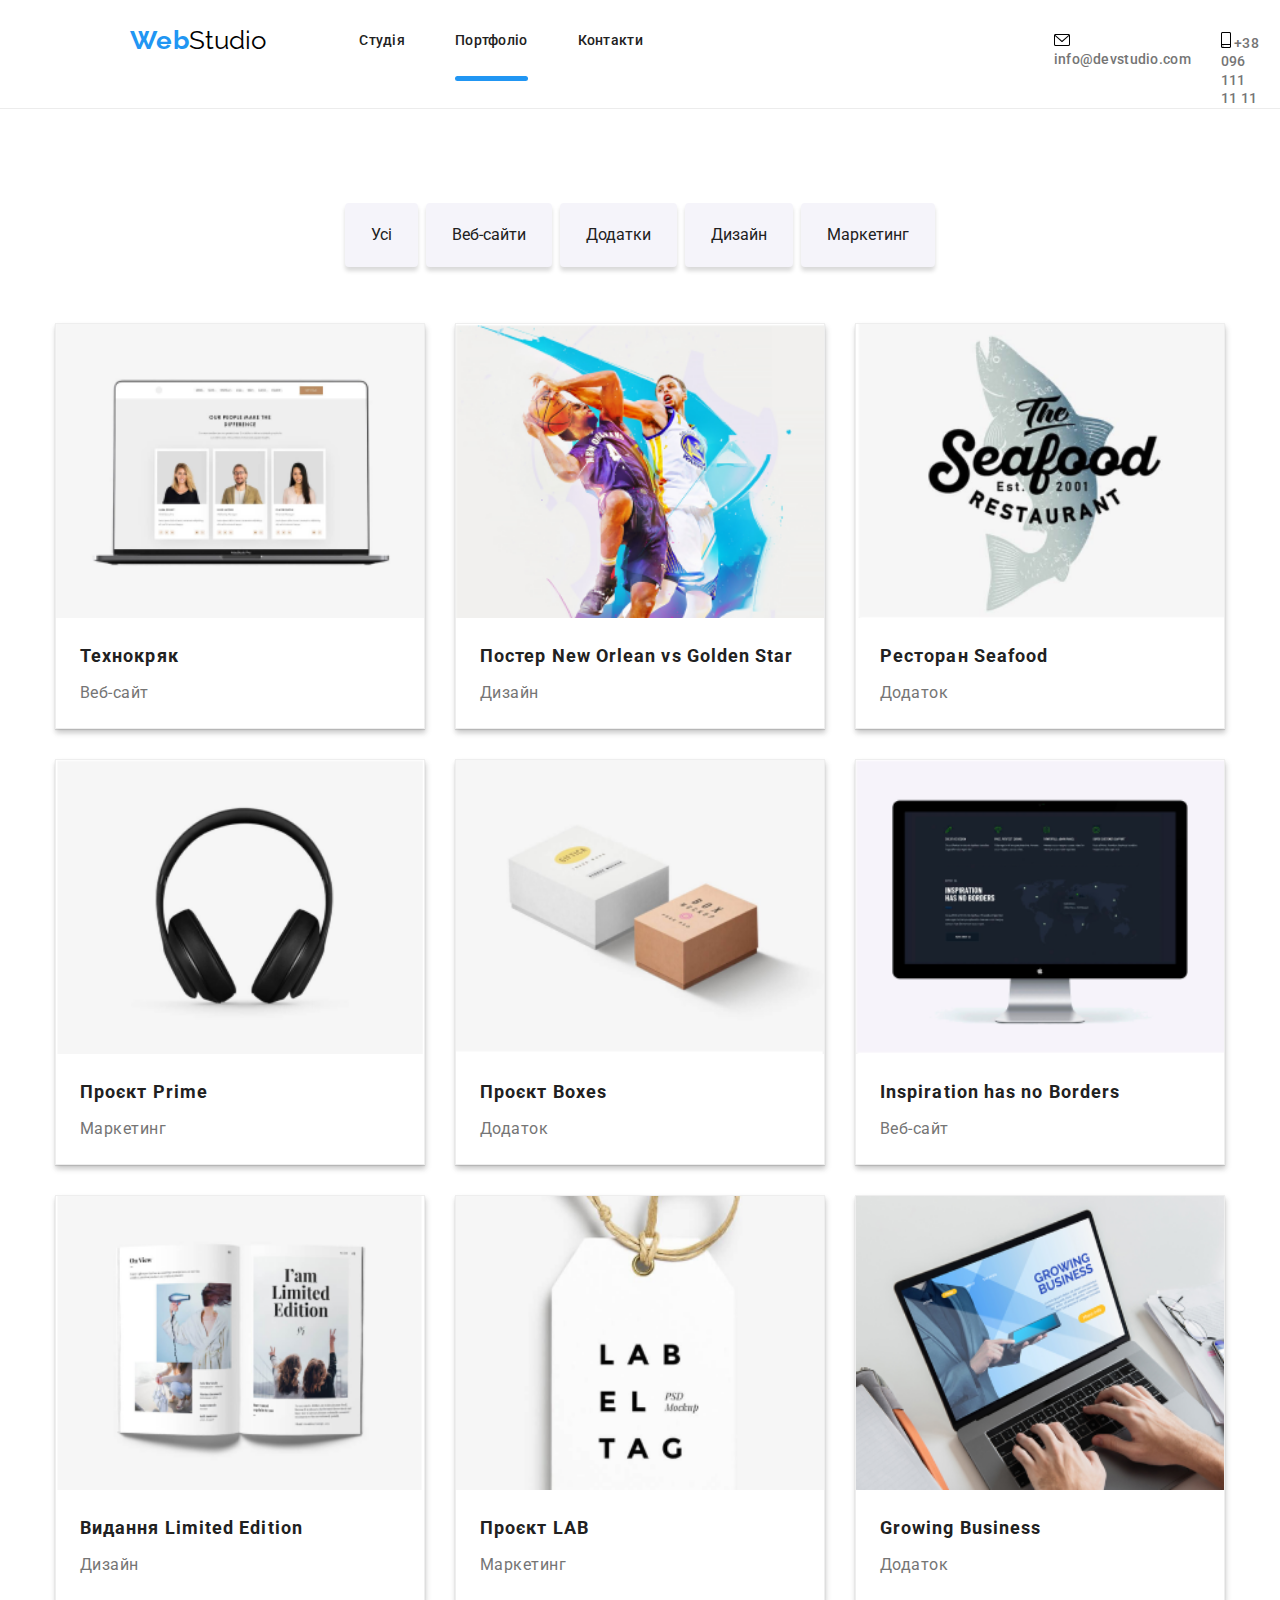
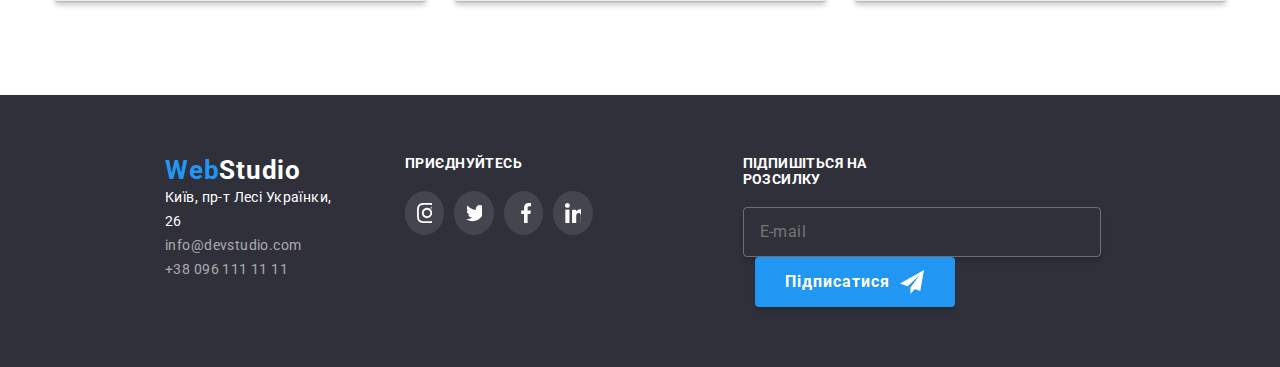
<file: portfolio.html>
<!DOCTYPE html>
<html lang="uk">
<head>
    <meta charset="UTF-8">
    <meta name="viewport" content="width=device-width, initial-scale=1.0">
    <title>Portfolio</title>
    <link rel="stylesheet" href="./css/reset.css" />
    <link rel="stylesheet" href="https://cdnjs.cloudflare.com/ajax/libs/modern-normalize/1.0.0/modern-normalize.min.css"/>
    <link rel="stylesheet" href="./css/styles.css">
    <link rel="preconnect" href="https://fonts.googleapis.com">
    <link rel="preconnect" href="https://fonts.gstatic.com" crossorigin>
    <link href="https://fonts.googleapis.com/css2?family=Raleway:wght@700&family=Roboto:wght@400;500;700;900&display=swap" rel="stylesheet">
</head>
<body>
  <header class="header-portfolio">
    <div class="header-portfolio-container container">
  <div class="header-portfolio-logos">
       <a class="header-portfolio-logo" href="/"><span class="header-portfolio-span">Web</span>Studio</a>
  </div>
    <nav class="header-portfolio-navigation">
    <ul class="header-portfolio-list">
<li class="header-portfolio-item">
  <a class="header-portfolio-link" href="./index.html">Студія</a>
</li>
<li class="header-portfolio-item">
  <a class="header-portfolio-link active-portfolio" href="./portfolio.html">Портфоліо</a>
</li>
<li class="header-portfolio-item">
  <a class="header-portfolio-link" href="#">Контакти</a>
</li>
</ul>
</nav>
<ul class="header-portfolio-information">
<li class="header-portfolio-info-item">
  <a class="header-portfolio-info" href="mailto:example@mail.ua">
    <svg>
      <use href="./img/envelope.svg#logo-envelope"></use>
    </svg>
    info@devstudio.com</a>
</li>
<li class="header-portfolio-info-item">
  <a class="header-portfolio-info-number" href="tel:+380961111111">
    <svg>
      <use href="./img/smartphone.svg#logo-smartphone"></use>
    </svg>
    +38 096 111 11 11</a>
</li>
    </ul>
  </header>
      <main class="page page-portfolio">
        <section class="page-portfolio-dragon dragon-portfolio ">
          <div class="dragon-portfolio-container container">
        <ul class="dragon-portfolio-list">
          <li class="dragon-portfolio-item">
 <button class="dragon-portfolio-button">Усі</button>
 </li>
 <li class="dragon-portfolio-item">
    <button class="dragon-portfolio-button">Веб-сайти</button>
    </li>
    <li class="dragon-portfolio-item">
        <button class="dragon-portfolio-button">Додатки</button>
        </li>
        <li class="dragon-portfolio-item">
            <button class="dragon-portfolio-button">Дизайн</button>
            </li>
            <li class="dragon-portfolio-item">
                <button class="dragon-portfolio-button">Маркетинг</button>
                </li>
                </ul>
          </div>
            </section>
            <section class="page-portfolio-titan titan-portfolio">
              <div class="titan-portfolio-container container">
                  <ul class="titan-portfolio-list">
  
                      <li class="titan-portfolio-item">
                        <div class="titan-portfolio-overlay-block">
                        <a href="#" class=""><img class="titan-portfolio-photo" src="./img/cssmaket2technokriak1.png" alt="Igor"width="370" height="294"></a>
                        <div class="titan-portfolio-overlay">
                          <h4 class="titan-portfolio-title-h4">Ресурс пропонує комплексні пропозиції з різним рівнем функціоналу та сервісів. Все це дозволить відвідувачу отримати вичерпні відомості про компанію чи приватну особу.</h4>
                        </div>
                        </div>
                        <h4 class="titan-portfolio-title">Технокряк</h4>
                      <p class="titan-portfolio-description">Веб-сайт</p>
                      </li>
                                    <li class="titan-portfolio-item">
                                      <div class="titan-portfolio-overlay-block">
                                      <a href="#" class=""><img class="titan-portfolio-photo" src="./img/cssmaket2poster2.png" alt="Igor"width="370" height="294"></a>
                                      <div class="titan-portfolio-overlay">
                                        <h4 class="titan-portfolio-title-h4">Ресурс пропонує комплексні пропозиції з різним рівнем функціоналу та сервісів. Все це дозволить відвідувачу отримати вичерпні відомості про компанію чи приватну особу.</h4>
                                      </div>
                                      </div>
                                      <h4 class="titan-portfolio-title">Постер New Orlean vs Golden Star</h4>
                                    <p class="titan-portfolio-description">Дизайн</p>
                                    </li>
                      <li class="titan-portfolio-item">
                        <div class="titan-portfolio-overlay-block">
                        <img class="titan-portfolio-photo" src="./img/cssmaket2restoran3.png" alt="Mykola"width="370" height="294">
                        <div class="titan-portfolio-overlay">
                          <h4 class="titan-portfolio-overlay-text">Ресурс пропонує комплексні пропозиції з різним рівнем функціоналу та сервісів. Все це дозволить відвідувачу отримати вичерпні відомості про компанію чи приватну особу.</h4>
                        </div>
                      </div>
                        <h4 class="titan-portfolio-title">Ресторан Seafood</h4>
                     <h5 class="titan-portfolio-description">Додаток</h5>
                      </li>
                              <li class="titan-portfolio-item">
                        <div class="titan-portfolio-overlay-block">
                        <img class="titan-portfolio-photo" src="./img/cssmaket2proekt4.png" alt="Misha"width="370" height="294">
                        <div class="titan-portfolio-overlay">
                          <h4 class="titan-portfolio-overlay-text">Ресурс пропонує комплексні пропозиції з різним рівнем функціоналу та сервісів. Все це дозволить відвідувачу отримати вичерпні відомості про компанію чи приватну особу.</h4>
                        </div>
                      </div>
                        <h4 class="titan-portfolio-title">Проєкт Prime</h4>
                       <h5 class="titan-portfolio-description">Маркетинг</h5>
                              </li>
                  <li class="titan-portfolio-item">
                    <div class="titan-portfolio-overlay-block">
                      <img class="titan-portfolio-photo" src="./img/cssmaket2proekt5box.png" alt="Mykola"width="370" height="294">
                      <div class="titan-portfolio-overlay">
                        <h4 class="titan-portfolio-overlay-text">Ресурс пропонує комплексні пропозиції з різним рівнем функціоналу та сервісів. Все це дозволить відвідувачу отримати вичерпні відомості про компанію чи приватну особу.</h4>
                      </div>
                    </div>
                      <h4 class="titan-portfolio-title">Проєкт Boxes</h4>
                   <h5 class="titan-portfolio-description">Додаток</h5>
                  </li>
                      <li class="titan-portfolio-item">
                      <div class="titan-portfolio-overlay-block">
                      <img class="titan-portfolio-photo" src="./img/cssmaket2inspiration6.png" alt="Mykola"width="370" height="294">
                      <div class="titan-portfolio-overlay">
                        <h4 class="titan-portfolio-overlay-text">Ресурс пропонує комплексні пропозиції з різним рівнем функціоналу та сервісів. Все це дозволить відвідувачу отримати вичерпні відомості про компанію чи приватну особу.</h4>
                      </div>
                    </div>
                      <h4 class="titan-portfolio-title">Inspiration has no Borders</h4>
                   <h5 class="titan-portfolio-description">Веб-сайт</h5>
                      </li>
                    <li class="titan-portfolio-item">
                      <div class="titan-portfolio-overlay-block">
                      <img class="titan-portfolio-photo" src="./img/cssmaket2wydania7.png" alt="Mykola"width="370" height="294">
                      <div class="titan-portfolio-overlay">
                        <h4 class="titan-portfolio-overlay-text">Ресурс пропонує комплексні пропозиції з різним рівнем функціоналу та сервісів. Все це дозволить відвідувачу отримати вичерпні відомості про компанію чи приватну особу.</h4>
                      </div>
                    </div>
                      <h4 class="titan-portfolio-title">Видання Limited Edition</h4>
                   <h5 class="titan-portfolio-description">Дизайн</h5>
                    </li>
                        <li class="titan-portfolio-item">
                      <div class="titan-portfolio-overlay-block">
                      <img class="titan-portfolio-photo" src="./img/cssmaket2proekt8lab.png" alt="Mykola"width="370" height="294">
                      <div class="titan-portfolio-overlay">
                        <h4 class="titan-portfolio-overlay-text">Ресурс пропонує комплексні пропозиції з різним рівнем функціоналу та сервісів. Все це дозволить відвідувачу отримати вичерпні відомості про компанію чи приватну особу.</h4>
                      </div>
                    </div>
                      <h4 class="titan-portfolio-title">Проєкт LAB</h4>
                   <h5 class="titan-portfolio-description">Маркетинг</h5>
                        </li>
                    <li class="titan-portfolio-item">
                      <div class="titan-portfolio-overlay-block">
                      <img class="titan-portfolio-photo" src="./img/cssmaket2growing9.png" alt="Mykola"width="370" height="294">
                      <div class="titan-portfolio-overlay">
                        <h4 class="titan-portfolio-overlay-text">Ресурс пропонує комплексні пропозиції з різним рівнем функціоналу та сервісів. Все це дозволить відвідувачу отримати вичерпні відомості про компанію чи приватну особу.</h4>
                      </div>
                    </div>
                     <h4 class="titan-portfolio-title">Growing Business</h4>
                   <h5 class="titan-portfolio-description">Додаток</h5>
                    </li>
                  </ul>
                  </div>
          </section>
      </main>
      <footer class="footer footer-portfolio">
        <div class="footer-portfolio-container container">
          <div class="footer-portfolio-left">
        <div class="footer-portfolio-logos">
          <a class="footer-portfolio-logo" href="/"><span class="footer-portfolio-span">Web</span>Studio</a>
     </div>
            <ul class="footer-portfolio-list">
               <li class="footer-portfolio-item"><p class="footer-portfolio-description-text">Київ, пр-т Лесі Українки, 26</p></li>
               <li class="footer-portfolio-item"><p class="footer-portfolio-description-p"><a href="mailto:example@mail.ua" class="footer-portfolio-info-email" target="_blank">info@devstudio.com</a></p></li>
               <li class="footer-portfolio-item"><p class="footer-portfolio-description-p"><a href="tel:++380961111111" class="footer-portfolio-info-number" target="_blank">+38 096 111 11 11</a></p></li>
            </ul>
          </div>
            <div class="footer-portfolio-logotyp-block">
            <h3 class="footer-portfolio-title-logo">приєднуйтесь</h3>
            <ul class="footer-portfolio-logotyp-list">
              <li class="footer-portfolio-logotyp-item">
                <a href="" class="footer-portfolio-logotyp-link">
                  <svg>
                    <use href="./img/logo-instagram.svg#logo-instagram"></use>
                  </svg>
                </a>
              </li>
              <li class="footer-portfolio-logotyp-item">
                <a href="" class="footer-portfolio-logotyp-link">
                  <svg>
                    <use href="./img/logo-twitter.svg#logo-twitter"></use>
                  </svg>
                </a>
              </li>
              <li class="footer-portfolio-logotyp-item">
                <a href="" class="footer-portfolio-logotyp-link">
                  <svg>
                    <use href="./img/logo-facebook.svg#logo-facebook"></use>
                  </svg>
                </a>
              </li>
              <li class="footer-portfolio-logotyp-item">
                <a href="" class="footer-portfolio-logotyp-link">
                  <svg>
                    <use href="./img/logo-linkedin.svg#logo-linkedin"></use>
                  </svg>
                </a>
              </li>
            </ul>
          </div>
          <div class="footer-portfolio-right"> 
            <h6 class="footer-portfolio-title-h6">Підпишіться на розсилку</h6>
            <div class="footer-portfolio-right-block">
              <input type="text" class="footer-portfolio-input" placeholder="E-mail">
              <button class="footer-portfolio-button">Підписатися<img class="footer-portfolio-button-img" src="./img/symbol-tg.svg" alt=""></button>
            </div>
          </div>
          </div>
              </footer>
</body>
</html>
</file>
<file: css/styles.css>
body {
  font-family: 'Roboto', sans-serif;
}
.container {
	max-width: 1400px;
	margin: 0 auto;
	padding: 0 15px;
}
:root {
  --primary-color: blue;
  --text-color: black;
  --secondary-text-color: rgb(151, 147, 147);
}

/*! Header */

.header-home-container {
display: flex;
gap: 93px;
}
.header-home-logos {
  text-decoration: none;
  font-size: 26px;
  font-family: 'Raleway', sans-serif;
  padding-top: 25px;
  padding-bottom: 25px;
  padding-left: 115px;
}
.header-home-logo {
  color: #000;
}
.header-home-span {
  color: #2196F3;
}


.header-home-list {
  padding-top: 32px;
  display: flex;
  flex-direction: row;
  gap: 50px;
}
.header-home-information {
  display: flex;
  gap: 30px;
  padding-top: 32px;
padding-left: 318px;
} 

.header-home-info {
  color: #757575;
  font-size: 14px;
  font-style: normal;
  font-weight: 500;
  line-height: normal;
  letter-spacing: 0.28px;
}
.header-home-info svg {
  width: 16px;
height: 12px;
}
.header-home-info-number svg {
  width: 16px;
height: 12px;
}


.header-home-info-number {
  display: flex;
  color: #757575;
  font-size: 14px;
  font-style: normal;
  font-weight: 500;
  line-height: normal;
  letter-spacing: 0.28px;
}
.header-home-info-number svg {
  width: 10px;
  height: 16px;
}


.header-home-link {
  color: #212121;
  font-family: 'Roboto', sans-serif;
  font-size: 14px;
font-style: normal;
font-weight: 500;
line-height: normal;
letter-spacing: 0.28px;
transition: all 0.3s ease 0s;

position: relative;
}
.header-home-link:hover {
  color: #2196F3;;
}




.header-home-link :hover:after,
.header-home-link:focus:after {
	width: 100%; /*устанавливаем значение 100% чтобы ссылка подчёркивалась полностью*/
}

.active::after {
	display: block;
	position: absolute;
	left: 0; /*изменить на right:0;, чтобы изменить направление подчёркивания */
	width: 100%;/*задаём длинну линии до наведения курсора*/
	height: 5px; /*задаём ширину линии*/
	background-color: #2196F3; /*задаём цвет линии*/
	content: '';
	transition: width 0.2s ease-out; /*задаём время анимации*/
  border-radius: 10px;
  margin-top: 28px;
}



span {
  text-decoration: none;
  color: #2196F3;
  font-family: 'Raleway' sans-serif;
  font-size: 26px;
  font-style: normal;
  font-weight: 700;
  line-height: normal;
  letter-spacing: 0.78px;
}
b { 
  text-decoration: none;
  color: #FFF;
  font-family: 'Raleway' sans-serif;
  font-size: 26px;
  font-style: normal;
  font-weight: 700;
  line-height: normal;
  letter-spacing: 0.78px;
}
.header-home-info:hover {
  color: #2196F3;
}
.header-home-info-number:hover {
  color: #2196F3;
}
.header-home-list {
  text-decoration: none;
  color: #212121;
  font-size: 14px;
  font-style: normal;
  font-weight: 500;
  line-height: normal;
  letter-spacing: 0.28px;
  transition: all 0.3s ease 0s;
  justify-content: space-around;
}
.header-home-info-item {
  transition: all 0.3s ease 0s;
}
.header-home-info-item:hover {
  color: #2196F3;
  fill: #2196F3;
}
.header-home-list:hover {
  color: #2196F3;
}


/*?  form-header  */



/*! Hero  */
.page-home-hero {
  width: auto;
  height: 600px;
  flex-shrink: 0;
  background-image: url('../img/back-hero.png');
  margin-bottom: 94px;
}
.page-hero-container {
  display: grid;
  flex-wrap: nowrap;
  justify-content: center;
  margin-bottom: 30px;
position: relative;
}

.page-hero {
  margin-left: 215px;
}

.hero-home-title {
  display: flex;
  text-align: center;
  justify-content: center;
  color: white;
  font-size: 44px;
  font-style: normal;
  font-weight: 900;
  line-height: 60px; /* 136.364% */
  letter-spacing: 2.64px;
  text-transform: uppercase;
}
.hero-home-description-title {
  padding-top: 200px;
  padding-bottom: 40px;
  color: #FFF;
}
.hero-home-button {
  background-color: #2196F3;
  color: white;
  padding: 10px 20px;
  border: none;
  border-radius: 5px;
  cursor: pointer;
  width: 216px;
  height: 50px;
  flex-shrink: 0;
  border-radius: 4px;
  background: #2196F3;
  box-shadow: 0px 4px 4px 0px rgba(0, 0, 0, 0.15);
  text-align: center;

display: flex;
  justify-content: center;
  align-items: center;
}

.hero-home-block-button {
  display: flex;
  justify-content: center;
  align-items: center;
}


.hero-home-button:hover{ 
  animation: changeBackgroundColor 1000ms cubic-bezier(0.1,0.25,0.1,1) 0ms infinite  alternate;
}

@keyframes changeBackgroundColor {
	0% {
background-color: red;
}

50% { 
background-color: green;
}

100% {
background-color: blue;
}
}




/*! Advantages */
.advantages-home {
  margin-bottom: 94px;
}
.advantages-home-list-text {
  display: flex;
justify-content: center;
  gap: 30px;
}
.advantages-home-item-text {
  flex: 1 1 calc((100% - 30px * 3) 4);
}
.advantages-home-heading {

  color: #212121;
  font-size: 14px;
  font-style: normal;
  font-weight: 700;
  line-height: normal;
  letter-spacing: 0.42px;
  text-transform: uppercase;
}
.advantages-home-description {
  color: #757575;
  font-size: 14px;
  font-style: normal;
  font-weight: 400;
  line-height: 24px;
  letter-spacing: 0.42px;
}
.advantages-home-item-text::before {
  content: url('../img/antenna.svg'); 
  display: block;
  padding: 25px 99px;
  width: 270px;
  height: 120px;
  border-radius: 4px;
  background: #F5F4FA;
}

.advantages-home-item-text:nth-child(2)::before {
  content: url('../img/clock.svg');
  display: block;
  padding: 25px 90px;
  width: 270px;
  height: 120px;
  border-radius: 4px;
  background: #F5F4FA;
}
.advantages-home-item-text:nth-child(3)::before {
  content: url('../img/diagram-computer.svg');
  display: block;
  padding: 25px 98px;
  width: 270px;
  height: 120px;
  border-radius: 4px;
  background: #F5F4FA;
}
.advantages-home-item-text:nth-child(4)::before {
  content: url('../img/astronaut.svg');
  display: block;
  padding: 25px 99px;
  width: 270px;
  height: 120px;
  border-radius: 4px;
  background: #F5F4FA;
}




/*! Overlord  */
.overlord-home-title-h2 {
color: #212121;
text-align: center;
font-size: 36px;
font-style: normal;
font-weight: 700;
line-height: normal;
letter-spacing: 1.08px;
margin-bottom: 50px;
}
.overlord-home-list {
  display: flex;
  justify-content: center;
  gap: 30px;
  margin-bottom: 188px;
}
.overlord-home-item {
  display: flex;
justify-content: center;
flex: 1 1 calc((100% - 30px * 2) /3);
  position: relative;
	overflow: hidden;
}
.overlord-home-photo {
width: 100%;
  height: 294px;
  object-fit: cover;
}
.overlord-home-overlay {
  position: absolute;
    bottom: 0;

  padding: 27px;
  
    background: rgba(47, 48, 58, 0.80);
    width:  100%;
    display: flex;
    align-items: center;
    justify-content: center;
}

.overlord-home-text {
  font-size: 14px;
  font-style: normal;
  font-weight: 700;
  line-height: normal;
  letter-spacing: 0.42px;
  text-transform: uppercase; 
  color: #fff;
}



/*! Hydra  */

.hydra-home {
  background: #F5F4FA;
}
.hydra-home-title-team{
  padding-top: 94px;
  padding-bottom: 50px;
  color: #212121;
text-align: center;
font-size: 36px;
font-style: normal;
font-weight: 700;
line-height: normal;
letter-spacing: 1.08px;
}
.hydra-home-list {
  display: flex;
  justify-content: center;
  gap: 30px;
  padding-bottom: 94px;
}
.hydra-home-item {
  max-width: 270px;
  border-radius: 0px 0px 4px 4px;
background: #FFF;
box-shadow: 0px 2px 1px 0px rgba(0, 0, 0, 0.20), 0px 1px 1px 0px rgba(0, 0, 0, 0.14), 0px 1px 3px 0px rgba(0, 0, 0, 0.12);
flex: 0 1 calc((100% - 30px * 3) / 4);
}
.hydra-home-item svg{ 
  width: 20px;
  height: 20px;
}

.hydra-home-photo-team {
  margin-bottom: 30px;
width: 270px;
height: 260px;
flex-shrink: 0;
}
.hydra-home-title {
  padding-bottom: 10px;
  color: #212121;
text-align: center;
font-size: 16px;
font-style: normal;
font-weight: 500;
line-height: normal;
letter-spacing: 0.48px;
}
.hydra-home-description {
  padding-bottom: 16px;
  color: #757575;
text-align: center;
font-size: 16px;
font-style: normal;
font-weight: 400;
line-height: normal;
letter-spacing: 0.48px;
}

.hydra-home-logo-list {
  display: flex;
  justify-content: center;
  align-items: center;
gap: 10px;
margin-bottom: 30px;
}

.hydra-home-logo-link {
  padding: 12px;
fill: #AFB1B8;
border-radius: 50%;
transition: all 0.3s ease 0s;
display: flex;
justify-content: center;
align-items: center;
}
.hydra-home-logo-link:hover {
background-color: #2196F3;
fill: #FFF;
}
/*! Miner  */
.miner-home {
  margin-bottom : 94px;
}
.page-home-miner {
  flex-shrink : 0;
  background: #FFF;
}
.miner-home-text {
  padding-bottom: 50px;
  padding-top: 94px;
  color: #212121;
  text-align : center;
  font-size : 36px;
  font-style : normal;
  font-weight : 700;
  line-height : normal;
  letter-spacing : 1.08px;
}
.miner-home-list {
  display: flex;
    gap: 30px;
    list-style: none;
  }
  .miner-home-item {
    flex: 1 1 calc((100% - 30px * 5) /6);
      padding: 16px 32px;
      border-radius : 4px;
      border: #AFB1B8 solid 1px;
      fill: #AFB1B8;
  transition: all 0.3s ease 0s;
      }
    .miner-home-item:hover {
      fill: #2196F3;
    }

    .miner-home-link-photo {
      padding: 8px 16px;
    }
  








/*! Footer  */
.footer-home {
  padding-left: 150px;
  text-decoration: none;
  background-color: #2F303A;
  color: white;
}
.footer-home-container {
  display: flex;
  flex-direction: row;
  gap: 70px;
  padding-top: 60px;
  padding-bottom: 60px;
}

.footer-home-logo {
  color: #FFF;
  font-family: 'Raleway' sans-serif;
  font-size: 26px;
  font-style: normal;
  font-weight: 700;
  line-height: normal;
  letter-spacing: 0.78px;
}
.footer-home-span {
  color: #2196F3;
  font-family: 'Raleway' sans-serif;
  font-size: 26px;
  font-style: normal;
  font-weight: 700;
  line-height: normal;
  letter-spacing: 0.78px;
}

.footer-home-item {
  display: flex;
  gap: 9px;
}
.footer-home-description-text {
  color: #FFF;
  font-size: 14px;
  font-style: normal;
  font-weight: 400;
  line-height: 24px;
  letter-spacing: 0.42px;
}
.footer-home-info-email {
  color: rgba(255, 255, 255, 0.60);
font-size: 14px;
font-style: normal;
font-weight: 400;
line-height: 24px;
letter-spacing: 0.42px;
}

.footer-home-info-number {
  color: rgba(255, 255, 255, 0.60);
  font-size: 14px;
  font-style: normal;
  font-weight: 400;
  line-height: 24px;
  letter-spacing: 0.42px;
}
/*!Footer-logotyp  */
.footer-home-logotyp-block {
  display: flex;
  flex-direction: column;
  fill: #FFF;
}
.footer-home-title-logo {
  text-transform: uppercase;
  padding-bottom: 20px;
  font-size: 14px;
font-style: normal;
font-weight: 700;
line-height: normal;
letter-spacing: 0.42px;
}
.footer-home-logotyp-list {
  display: flex;
  gap: 10px;
}

.footer-home-logotyp-item svg {
  width: 20px;
  height: 20px;
}
.footer-home-logotyp-link {
  padding: 12px;
fill: #fff;
border-radius: 50%;
transition: all 0.3s ease 0s;
display: flex;
justify-content: center;
align-items: center;
background-color: rgba(255, 255, 255, 0.10);
}

.footer-home-logotyp-link:hover {
  background-color: #2196F3;
}


.footer-home-right{
  flex-direction: column;
display: flex;
justify-content: center;
align-items: center;
flex-wrap: nowrap;
padding-left: 80px;
}
.footer-home-title-h6{
padding-right: 350px;
  color: #FFF;
  font-size: 14px;
  font-style: normal;
  font-weight: 700;
  line-height: normal;
  letter-spacing: 0.42px;
  text-transform: uppercase;
padding-bottom: 20px;
}
.footer-home-input{
  color: rgba(255, 255, 255, 0.60);
  border-radius: 4px;
  border: 1px solid rgba(255, 255, 255, 0.30);
  background: rgba(33, 150, 243, 0.00);
  box-shadow: 0px 4px 4px 0px rgba(0, 0, 0, 0.15);
  width: 358px;
  height: 50px;
  padding-left: 16px;
  padding-right: 16px;

  font-size: 16px;
  font-style: normal;
  font-weight: 400;
  line-height: 20px; /* 125% */
  letter-spacing: 0.48px;
}


.footer-home-button{
  border-radius: 4px;
  background: #2196F3;
  box-shadow: 0px 4px 4px 0px rgba(0, 0, 0, 0.15);
  width: 200px;
  height: 50px;
  flex-shrink: 0;
  color: #FFF;
  text-align: center;
  font-family: Roboto;
  font-size: 16px;
  font-style: normal;
  font-weight: 700;
  line-height: 30px; /* 187.5% */
  letter-spacing: 0.96px;
  margin-left: 12px;
}

.footer-home-button-img{
  width: 24px;
  height: 24px;
  flex-shrink: 0;
  margin-left: 10px;
  margin-top: 3px;
}


/*! Portfolio  */
/*? Portfolio  */


.header-portfolio {
  border-bottom: solid 1px  #ECECEC;;
}


.header-portfolio-container {
  display: flex;
  gap: 93px;
  }
  .header-portfolio-logos {
    text-decoration: none;
    font-size: 26px;
    font-family: 'Raleway', sans-serif;
    padding-top: 25px;
    padding-bottom: 25px;
    padding-left: 115px;
  }
  .header-portfolio-logo {
    color: #000;
  }
  .header-portfolio-span {
    color: #2196F3;
  }
  
  
  .header-portfolio-list {
    padding-top: 32px;
    display: flex;
    flex-direction: row;
    gap: 50px;
  }
  .header-portfolio-information {
    display: flex;
    gap: 30px;
    padding-top: 32px;
  padding-left: 318px;
  } 
  
  .header-portfolio-info {
    color: #757575;
    font-size: 14px;
    font-style: normal;
    font-weight: 500;
    line-height: normal;
    letter-spacing: 0.28px;
  }
  .header-portfolio-info svg {
    width: 16px;
  height: 12px;
  }
  
  
  .header-portfolio-info-number {
    color: #757575;
    font-size: 14px;
    font-style: normal;
    font-weight: 500;
    line-height: normal;
    letter-spacing: 0.28px;
  }
  .header-portfolio-info-number svg {
    width: 10px;
    height: 16px;
  }
  
  
  .header-portfolio-link {
    color: #212121;
    font-family: 'Roboto', sans-serif;
    font-size: 14px;
  font-style: normal;
  font-weight: 500;
  line-height: normal;
  letter-spacing: 0.28px;
  transition: all 0.3s ease 0s;
  
  }
  .header-portfolio-link:hover {
    color: #2196F3;;
  }
  .header-portfolio-info:hover {
    color: #2196F3;
  }
  .header-portfolio-info-number:hover {
    color: #2196F3;
  }
  .header-portfolio-list {
    text-decoration: none;
    color: #212121;
    font-size: 14px;
    font-style: normal;
    font-weight: 500;
    line-height: normal;
    letter-spacing: 0.28px;
    transition: all 0.3s ease 0s;
    justify-content: space-around;
  }

  
  .header-portfolio-info-item {
    transition: all 0.3s ease 0s;
  }
  .header-portfolio-info-item:hover {
    color: #2196F3;
    fill: #2196F3;
  }
  .header-portfolio-list:hover {
    color: #2196F3;
  }

  .header-portfolio-link {
    position: relative;
  }

.header-portfolio-link:hover:after,
.header-portfolio-link:focus:after {
	width: 100%; /*устанавливаем значение 100% чтобы ссылка подчёркивалась полностью*/
}

.active-portfolio::after {
	display: block;
	position: absolute;
	left: 0; /*изменить на right:0;, чтобы изменить направление подчёркивания */
	width: 100%;/*задаём длинну линии до наведения курсора*/
	height: 5px; /*задаём ширину линии*/
	background-color: #2196F3; /*задаём цвет линии*/
	content: '';
	transition: width 0.2s ease-out; /*задаём время анимации*/
  border-radius: 10px;
  margin-top: 28px;
}





/*!page-portfolio   */
.page-portfolio-dragon {
margin-bottom: 56px;
}
.dragon-portfolio-list {
  padding-top: 94px;
  display: flex;
  justify-content: center;
  gap: 8px;
}
.dragon-portfolio-button {
 padding: 23px 26px;
  display: flex;
  align-items: center;
  justify-content: center;
  background: #F5F4FA;
  color: #212121;
  cursor: pointer;
  border-radius: 4px;
  box-shadow: 0px 4px 4px 0px rgba(0, 0, 0, 0.15);
  transition: all 0.3s ease 0s;
} 
 .dragon-portfolio-button:hover {
  background-color: #2196F3;
  color: #FFF;

}



/*! titan-portfolio  */
.titan-portfolio {
  margin-bottom: 94px;
}
.titan-portfolio-list {
  display: grid;
  grid-template-columns: 370px 370px 370px;
  justify-content: center;
  gap: 30px;
}

.titan-portfolio-item {
  flex-shrink: 0;
  border: 1px solid #EEE;
  background: #FFF;
  box-shadow: 1px 4px 6px 0px rgba(0, 0, 0, 0.16), 0px 4px 4px 0px rgba(0, 0, 0, 0.06), 0px 1px 1px 0px rgba(0, 0, 0, 0.12);

}

.titan-portfolio-photo {
  width: 370px;
  height: 294px;
margin-bottom: 20px;
}
.titan-portfolio-title {
 padding-bottom: 4px;
 padding-left: 24px;
  color: #212121;
  font-size: 18px;
  font-style: normal;
  font-weight: 700;
  line-height: 36px;
  letter-spacing: 1.08px;
}
.titan-portfolio-description {
  padding-left: 24px;
  color: #757575;
  font-size: 16px;
  font-style: normal;
  font-weight: 400;
  line-height: 30px;
  letter-spacing: 0.48px;
  padding-bottom: 20px;
}



/*! Footer-Portfolio  */
.footer-portfolio {
  padding-left: 150px;
  text-decoration: none;
  background-color: #2F303A;
  color: white;
}
.footer-portfolio-container {
  display: flex;
  flex-direction: row;
  gap: 70px;
  padding-top: 60px;
  padding-bottom: 60px;
}

.footer-portfolio-logo {
  color: #FFF;
  font-family: 'Raleway' sans-serif;
  font-size: 26px;
  font-style: normal;
  font-weight: 700;
  line-height: normal;
  letter-spacing: 0.78px;
}
.footer-portfolio-span {
  color: #2196F3;
  font-family: 'Raleway' sans-serif;
  font-size: 26px;
  font-style: normal;
  font-weight: 700;
  line-height: normal;
  letter-spacing: 0.78px;
}

.footer-portfolio-item {
  display: flex;
  gap: 9px;
}
.footer-portfolio-description-text {
  color: #FFF;
  font-size: 14px;
  font-style: normal;
  font-weight: 400;
  line-height: 24px;
  letter-spacing: 0.42px;
}
.footer-portfolio-info-email {
  color: rgba(255, 255, 255, 0.60);
font-size: 14px;
font-style: normal;
font-weight: 400;
line-height: 24px;
letter-spacing: 0.42px;
}

.footer-portfolio-info-number {
  color: rgba(255, 255, 255, 0.60);
  font-size: 14px;
  font-style: normal;
  font-weight: 400;
  line-height: 24px;
  letter-spacing: 0.42px;
}
/*!Footer-logotyp  */
.footer-portfolio-logotyp-block {
  display: flex;
  flex-direction: column;
  fill: #FFF;
}
.footer-portfolio-title-logo {
  text-transform: uppercase;
  padding-bottom: 20px;
  font-size: 14px;
font-style: normal;
font-weight: 700;
line-height: normal;
letter-spacing: 0.42px;
}
.footer-portfolio-logotyp-list {
  display: flex;
  gap: 10px;
}

.footer-portfolio-logotyp-item svg {
  width: 20px;
  height: 20px;
}
.footer-portfolio-logotyp-link {
  padding: 12px;
fill: #fff;
border-radius: 50%;
transition: all 0.3s ease 0s;
display: flex;
justify-content: center;
align-items: center;
background-color: rgba(255, 255, 255, 0.10);
}

.footer-portfolio-logotyp-link:hover {
  background-color: #2196F3;
}

.footer-portfolio-right{
  flex-direction: column;
display: flex;
justify-content: center;
align-items: center;
flex-wrap: nowrap;
padding-left: 80px;
}
.footer-portfolio-title-h6{
padding-right: 350px;
  color: #FFF;
  font-size: 14px;
  font-style: normal;
  font-weight: 700;
  line-height: normal;
  letter-spacing: 0.42px;
  text-transform: uppercase;
padding-bottom: 20px;
}
.footer-portfolio-input{
  color: rgba(255, 255, 255, 0.60);
  border-radius: 4px;
  border: 1px solid rgba(255, 255, 255, 0.30);
  background: rgba(33, 150, 243, 0.00);
  box-shadow: 0px 4px 4px 0px rgba(0, 0, 0, 0.15);
  width: 358px;
  height: 50px;
  padding-left: 16px;
  padding-right: 16px;

  font-size: 16px;
  font-style: normal;
  font-weight: 400;
  line-height: 20px; /* 125% */
  letter-spacing: 0.48px;
}


.footer-portfolio-button{
  border-radius: 4px;
  background: #2196F3;
  box-shadow: 0px 4px 4px 0px rgba(0, 0, 0, 0.15);
  width: 200px;
  height: 50px;
  flex-shrink: 0;
  color: #FFF;
  text-align: center;
  font-family: Roboto;
  font-size: 16px;
  font-style: normal;
  font-weight: 700;
  line-height: 30px; /* 187.5% */
  letter-spacing: 0.96px;
  margin-left: 12px;
}

.footer-portfolio-button-img{
  width: 24px;
  height: 24px;
  flex-shrink: 0;
  margin-left: 10px;
  margin-top: 3px;
}








/*!modal form  */
.form-home-button-open {
	font-size: 24px;
	background-color: orange;
	border-radius: 10px;
	overflow: hidden;
	padding: 10px 15px;
}
.form-home-backdrop {
	position: fixed;
	top: 0;
	left: 0;
	width: 100%;
	height: 100%;
	background-color: rgba(0, 0, 0, 0.5);
	opacity: 1;
}
.form-home-backdrop.is-hidden {
	opacity: 0;
	pointer-events: none;
}

.form-home-modal {
  position: absolute;
  width: 528px;
height: 581px;
border-radius: 4px;
background: #FFF;
box-shadow: 0px 2px 1px 0px rgba(0, 0, 0, 0.20), 0px 1px 1px 0px rgba(0, 0, 0, 0.14), 0px 1px 3px 0px rgba(0, 0, 0, 0.12);
display: flex;
flex-direction: column;
gap: 30px;
position: absolute;
top: 50%;
left: 50%;
transform: translate(-50%, -50%);
min-width: 528px;
min-height:581px;
}
.form-home-title {
  padding-top: 40px;
  color: #212121;
text-align: center;
font-family: Roboto;
font-size: 20px;
font-style: normal;
font-weight: 700;
line-height: normal;
letter-spacing: 0.6px;
}
.form-home-button-close {
  margin: 8px;
  padding: 8px 9px 6px 8px;
  position: absolute;
  top: 0;
  right: 0;
	overflow: hidden;
border: 1px solid rgba(0, 0, 0, 0.1);
  border-radius: 50%;
fill: #fff;
}
.no-scroll{
  overflow: hidden;
}

.modal-home-backdrop{
  position: fixed;
  top: 0;
  left: 0;
  opacity: 1;

  width: 100%;
  height: 100%;
  background-color: rgba(0, 0, 0,0.5);
}


.modal-home-backdrop.is-hidden {
  opacity: 0;
  pointer-events: none;
}



.modal-home-modal{
  position: absolute;
  top: 50%;
  left: 50%;
  transform: translate(-50%,-50%);
  border-radius: 4px;
  padding-top: 8px;
  padding-left: 40px;
  
  min-width: 530px;
  min-height:600px;
  background: #FFF;
  box-shadow: 0px 2px 1px 0px rgba(0, 0, 0, 0.20), 0px 1px 1px 0px rgba(0, 0, 0, 0.14), 0px 1px 3px 0px rgba(0, 0, 0, 0.12);
}
.modal-home-list {
  padding-left: 40px;
}

.modal-home-button-close{
  margin-left: 450px;
}


.modal-home-title-h2{
  color: #212121;
  text-align: center;
  font-family: Roboto;
  font-size: 20px;
  font-style: normal;
  font-weight: 700;
  line-height: normal;
  letter-spacing: 0.6px;  
  margin-bottom: 12px;
}

.modal-home-title-sidebar{
  color: #757575;
  font-size: 12px;
  font-style: normal;
  font-weight: 400;
  line-height: normal;
  letter-spacing: 0.12px;
}

.modal-home-input-data{
  border-radius: 4px;
  border: 1px solid rgba(33, 33, 33, 0.20);
  padding-right: 16px;
  width: 448px;
  height: 40px;
  margin-top: 4px;
}

.name-img{
  background: url('../img/person-black.svg') no-repeat;
  padding-left: 42px;
  background-size: 18px 18px;
  background-position: 12px 11px;
}
.mail-img{
  background: url('../img/mail-black.svg') no-repeat;
  padding-left: 42px;
  background-size: 18px 18px;
  background-position: 12px 11px;
}

.number-img{
  background: url('../img/phone-black.svg') no-repeat;
  padding-left: 42px;
  background-size: 18px 18px;
  background-position: 12px 11px;
}

.comment-item,
.mail-item,
.number-item{
  margin-top: 10px;
}
.modal-home-input-comment{
  color: rgba(117, 117, 117, 0.50);
  width: 448px;
  height: 120px;
  border: 1px solid rgba(33, 33, 33, 0.20);
  border-radius: 4px;
  padding: 12px 16px 93px 16px;

  font-size: 12px;
  font-style: normal;
  font-weight: 400;
  line-height: normal;
  letter-spacing: 0.12px;
}
.modal-home-input-comment::placeholder{
  width: 416px;
  height: 96px;
}

.modal-home-link{
  color: #2196F3;
  font-family: Roboto;
  font-size: 14px;
  font-style: normal;
  font-weight: 400;
  line-height: 24px;
  letter-spacing: 0.42px;
  border-bottom: 0.5px solid #2196F3;
}


.modal-home-block-sending {
  padding-top: 10px;
  display: flex;
  justify-content: center;
  align-items: center;
  flex-wrap: wrap;
}

.modal-home-check{
  height: 15px;
  width: 16px;
}
  .modal-home-title-agreement{
    color: #757575;
    padding-bottom: 8px;
   padding-left: 10px;
    font-size: 14px;
    font-style: normal;
    font-weight: 400;
    line-height: 24px;
    letter-spacing: 0.42px;
  }
.modal-home-button{
  color: #FFF;
  background: #188CE8;
  box-shadow: 0px 4px 4px 0px rgba(0, 0, 0, 0.10);
  display: flex;
  justify-content: center;
  align-items: center;
margin-top: 20px;
  border-radius: 4px;
  padding: 10px 45px;

  text-align: center;
  font-size: 16px;
  font-style: normal;
  font-weight: 700;
  line-height: 30px;
  letter-spacing: 0.96px;
}


.modal-home-input-data:focus{
  border-radius: 4px;
  border: 1px solid #2196F3;
}
.modal-home-input-com:focus{
  border-radius: 4px;
  border: 1px solid #2196F3;
}

.name-img:focus{
  background: url('../img/person-blue.svg') no-repeat;
  padding-left: 42px;
  background-size: 18px 18px;
  background-position: 12px 11px;
}
.number-img:focus{
  background: url('../img/phone-blue.svg') no-repeat;
  padding-left: 42px;
  background-size: 18px 18px;
  background-position: 12px 11px;
}
.mail-img:focus{
  background: url('../img/mail-blue.svg') no-repeat;
  padding-left: 42px;
  background-size: 18px 18px;
  background-position: 12px 11px;
}






.titan-portfolio-overlay{
  position: absolute;
  top: 0;
  left: 0;
  width: 370px;
  height: 300px;
  flex-shrink: 0;
  background: rgba(33, 150, 243, 0.90);
  transition: transform 250ms ease-in-out;
  transform: translateY(150%);
  display: flex;
  justify-content: center;
  padding-top:65px;
}  

.titan-portfolio-overlay-block{
    position: relative;
    overflow: hidden;
}



.titan-portfolio-overlay-text{
  color: #FFF;
  font-size: 18px;
  font-style: normal;
  font-weight: 400;
  line-height: 28px; /* 155.556% */
  letter-spacing: 0.54px;
  width: 322px;
}




.titan-portfolio-item:hover{
  border: 1px solid #EEE;
background: #FFF;
box-shadow: 1px 4px 6px 0px rgba(0, 0, 0, 0.16), 0px 4px 4px 0px rgba(0, 0, 0, 0.06), 0px 1px 1px 0px rgba(0, 0, 0, 0.12);
width: 370px;
height: 405px;
}



.titan-portfolio-item:hover .titan-portfolio-overlay{
  transform: translateY(0);
  padding-bottom: 10px;
} 


.titan-portfolio-title-h4{
  color: #FFF;
  font-size: 18px;
  font-style: normal;
  font-weight: 400;
  line-height: 28px;
  letter-spacing: 0.54px;
  width: 322px;
}
</file>
